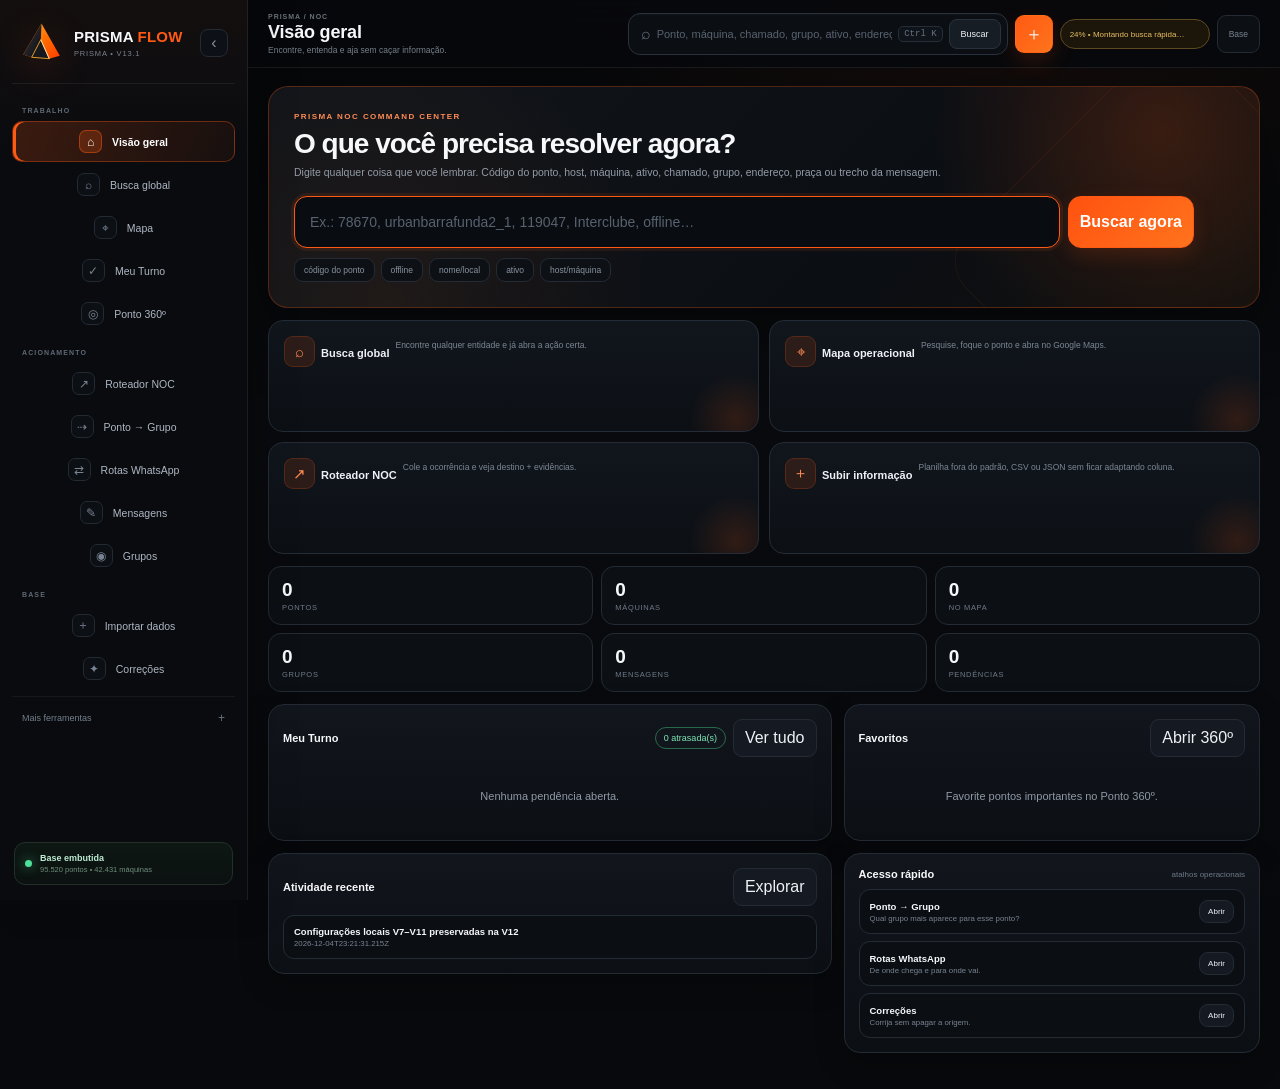
<file: index.html>
<!doctype html>
<html lang="pt-BR">
<head>
  <meta charset="utf-8">
  <meta name="viewport" content="width=device-width,initial-scale=1">
  <meta name="color-scheme" content="dark">
  <title>PRISMA V13.1</title>
  <link rel="stylesheet" href="./vendor/leaflet.css">
  <link rel="stylesheet" href="./styles.css">
  <link rel="stylesheet" href="./v13.css">
</head>
<body>
  <div id="bootError" class="boot-error hidden"></div>
  <div class="shell v13-shell">
    <aside class="sidebar v13-sidebar" id="sidebar">
      <div class="brand v13-brand">
        <div class="prisma-mark" aria-hidden="true">
          <svg viewBox="0 0 64 64" role="img">
            <defs>
              <linearGradient id="pg1" x1="0" y1="0" x2="1" y2="1">
                <stop offset="0" stop-color="#ffb22c"/>
                <stop offset=".55" stop-color="#ff6a00"/>
                <stop offset="1" stop-color="#ff3d00"/>
              </linearGradient>
              <linearGradient id="pg2" x1="0" y1="0" x2="1" y2="1">
                <stop offset="0" stop-color="#3a3a3f"/>
                <stop offset="1" stop-color="#090a0d"/>
              </linearGradient>
            </defs>
            <path d="M32 5 58 51 43 55 31 28 18 53 6 49Z" fill="url(#pg1)"/>
            <path d="M32 5 31 28 18 53 6 49Z" fill="url(#pg2)"/>
            <path d="M31 28 43 55 18 53Z" fill="#17181d" stroke="#ffb22c" stroke-width="1.2"/>
            <path d="M31 28 43 55" stroke="#fff4cf" stroke-width="1.3" opacity=".88"/>
          </svg>
        </div>
        <div class="brand-copy">
          <strong>PRISMA <b>FLOW</b></strong>
          <small>PRISMA • V13.1</small>
        </div>
        <button id="sidebarToggle" class="sidebar-toggle" title="Recolher menu">‹</button>
      </div>

      <nav class="nav-stack">
        <div class="nav-section">TRABALHO</div>
        <button class="nav active" data-page="home"><span class="nav-ico">⌂</span><span>Visão geral</span></button>
        <button class="nav" data-page="search"><span class="nav-ico">⌕</span><span>Busca global</span></button>
        <button class="nav" data-page="map"><span class="nav-ico">⌖</span><span>Mapa</span></button>
        <button class="nav" data-page="today"><span class="nav-ico">✓</span><span>Meu Turno</span></button>
        <button class="nav" data-page="flow360"><span class="nav-ico">◎</span><span>Ponto 360º</span></button>

        <div class="nav-section">ACIONAMENTO</div>
        <button class="nav" data-page="router"><span class="nav-ico">↗</span><span>Roteador NOC</span></button>
        <button class="nav" data-page="pointgroup"><span class="nav-ico">⇢</span><span>Ponto → Grupo</span></button>
        <button class="nav" data-page="routes"><span class="nav-ico">⇄</span><span>Rotas WhatsApp</span></button>
        <button class="nav" data-page="messages"><span class="nav-ico">✎</span><span>Mensagens</span></button>
        <button class="nav" data-page="groups"><span class="nav-ico">◉</span><span>Grupos</span></button>

        <div class="nav-section">BASE</div>
        <button class="nav" data-page="imports"><span class="nav-ico">＋</span><span>Importar dados</span></button>
        <button class="nav" data-page="corrections"><span class="nav-ico">✦</span><span>Correções</span></button>

        <details class="nav-more">
          <summary>Mais ferramentas</summary>
          <div class="nav-more-body">
            <button class="nav" data-page="explore"><span class="nav-ico">▦</span><span>Explorar base</span></button>
            <button class="nav" data-page="relations"><span class="nav-ico">⌘</span><span>Relações</span></button>
            <button class="nav" data-page="operations"><span class="nav-ico">↗</span><span>Operações</span></button>
            <button class="nav" data-page="health"><span class="nav-ico">♥</span><span>Saúde das bases</span></button>
            <button class="nav" data-page="local"><span class="nav-ico">●</span><span>Dados locais</span></button>
            <button class="nav" data-page="backup"><span class="nav-ico">⇩</span><span>Backup</span></button>
            <button class="nav" data-page="sources"><span class="nav-ico">◫</span><span>Fontes</span></button>
          </div>
        </details>
      </nav>

      <div class="side-spacer"></div>
      <div class="sidebar-status">
        <span class="status-dot"></span>
        <div><b>Base embutida</b><small>95.520 pontos • 42.431 máquinas</small></div>
      </div>
    </aside>

    <main class="main v13-main">
      <header class="topbar v13-topbar">
        <div class="page-heading">
          <span class="page-eyebrow">PRISMA / NOC</span>
          <h1 id="pageTitle">Visão geral</h1>
          <p id="pageSub">Encontre, entenda e aja sem caçar informação.</p>
        </div>
        <div class="top-actions v13-top-actions">
          <div class="top-search v13-top-search">
            <span class="search-glyph">⌕</span>
            <input id="topQuickSearch" autocomplete="off" placeholder="Ponto, máquina, chamado, grupo, ativo, endereço…">
            <span class="kbd">Ctrl K</span>
            <button id="topQuickSearchBtn" class="search-submit">Buscar</button>
          </div>
          <button id="quickAddBtn" class="quick-add">＋</button>
          <span id="baseStatus" class="status-pill warn">Carregando base…</span>
          <button id="connectBtn" class="base-switch" title="Trocar base manualmente">Base</button>
          <input id="folderInput" type="file" webkitdirectory multiple hidden>
        </div>
      </header>

      <section id="page-home" class="page active"></section>
      <section id="page-search" class="page"></section>
      <section id="page-explore" class="page"></section>
      <section id="page-today" class="page"></section>
      <section id="page-flow360" class="page"></section>
      <section id="page-map" class="page"></section>
      <section id="page-pointgroup" class="page"></section>
      <section id="page-router" class="page"></section>
      <section id="page-routes" class="page"></section>
      <section id="page-groups" class="page"></section>
      <section id="page-messages" class="page"></section>
      <section id="page-relations" class="page"></section>
      <section id="page-imports" class="page"></section>
      <section id="page-corrections" class="page"></section>
      <section id="page-health" class="page"></section>
      <section id="page-operations" class="page"></section>
      <section id="page-local" class="page"></section>
      <section id="page-backup" class="page"></section>
      <section id="page-sources" class="page"></section>
    </main>
  </div>

  <div id="drawerBack" class="drawer-back hidden">
    <aside id="drawer" class="drawer"><button id="drawerClose" class="icon-btn">✕</button><div id="drawerBody"></div></aside>
  </div>
  <div id="modalBack" class="modal-back hidden"><div id="modal" class="modal"></div></div>
  <div id="toast" class="toast"></div>

  <script src="./vendor/xlsx.full.min.js"></script>
  <script src="./vendor/leaflet.js"></script>
  <script src="./db.js"></script>
  <script src="./legacy.js"></script>
  <script src="./core.js"></script>
  <script src="./auto_loader.js"></script>
  <script src="./importer.js"></script>
  <script src="./map.js"></script>
  <script src="./routes.js"></script>
  <script src="./groups.js"></script>
  <script src="./router_noc.js"></script>
  <script src="./messages.js"></script>
  <script src="./flow.js"></script>
  <script src="./explore.js"></script>
  <script src="./access.js"></script>
  <script src="./app.js"></script>
  <script src="./v13.js"></script>
</body>
</html>
</file>
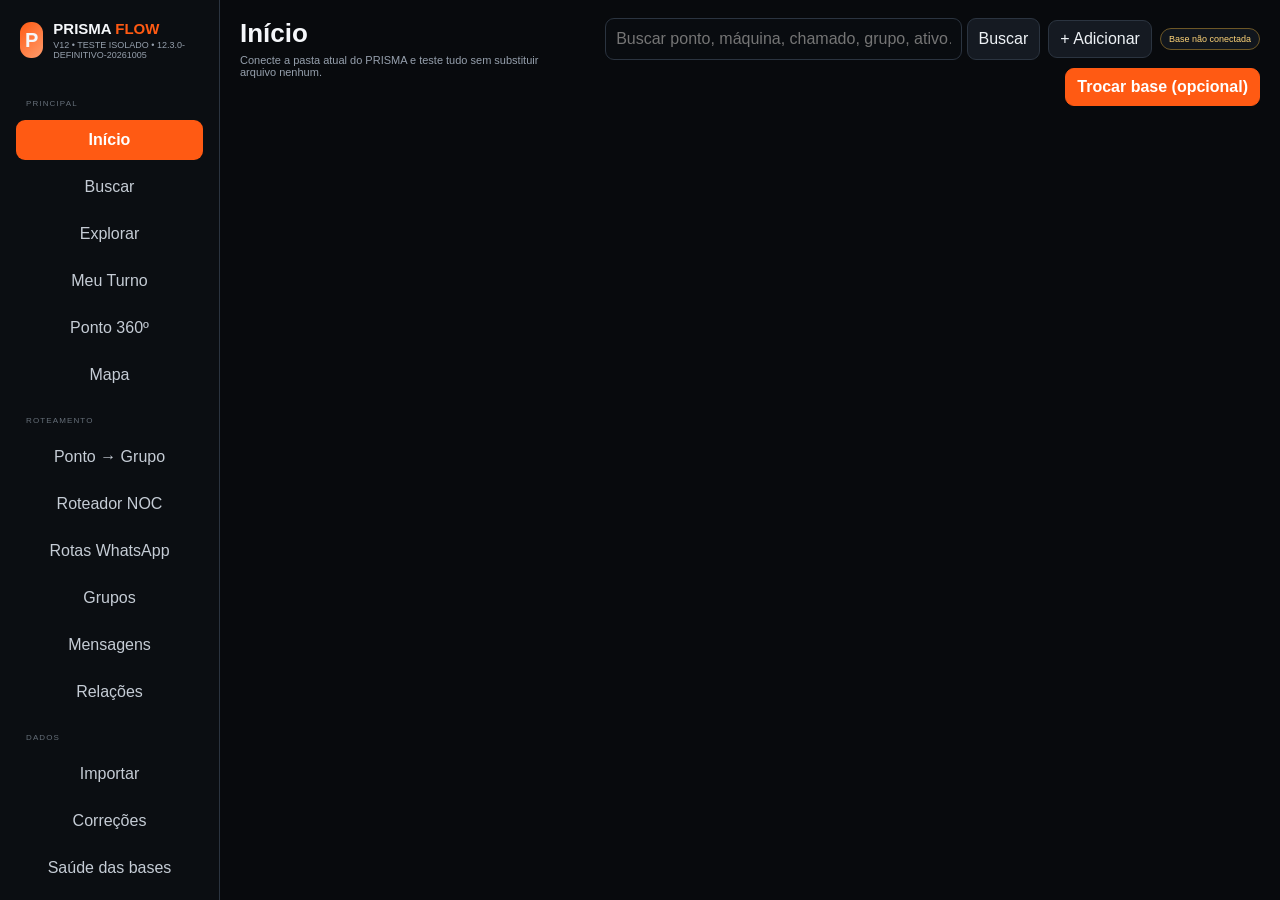
<file: prisma-flow-v12-test/index.html>
<!doctype html>
<html lang="pt-BR">
<head>
  <meta charset="utf-8">
  <meta name="viewport" content="width=device-width,initial-scale=1">
  <title>PRISMA FLOW V12 • TESTE ISOLADO</title>
  <link rel="stylesheet" href="./vendor/leaflet.css">
  <link rel="stylesheet" href="./styles.css?v=12.3.0-DEFINITIVO-20261005">
</head>
<body>
  <div id="bootError" class="boot-error hidden"></div>
  <div class="shell">
    <aside class="sidebar">
      <div class="brand">
        <div class="brand-mark">P</div>
        <div><strong>PRISMA <b>FLOW</b></strong><small>V12 • TESTE ISOLADO • 12.3.0-DEFINITIVO-20261005</small></div>
      </div>

      <div class="nav-section">PRINCIPAL</div>
      <button class="nav active" data-page="home">Início</button>
      <button class="nav" data-page="search">Buscar</button>
      <button class="nav" data-page="explore">Explorar</button>
      <button class="nav" data-page="today">Meu Turno</button>
      <button class="nav" data-page="flow360">Ponto 360º</button>
      <button class="nav" data-page="map">Mapa</button>

      <div class="nav-section">ROTEAMENTO</div>
      <button class="nav" data-page="pointgroup">Ponto → Grupo</button>
      <button class="nav" data-page="router">Roteador NOC</button>
      <button class="nav" data-page="routes">Rotas WhatsApp</button>
      <button class="nav" data-page="groups">Grupos</button>
      <button class="nav" data-page="messages">Mensagens</button>
      <button class="nav" data-page="relations">Relações</button>

      <div class="nav-section">DADOS</div>
      <button class="nav" data-page="imports">Importar</button>
      <button class="nav" data-page="corrections">Correções</button>
      <button class="nav" data-page="health">Saúde das bases</button>
      <button class="nav" data-page="operations">Operações</button>
      <button class="nav" data-page="local">Dados locais</button>
      <button class="nav" data-page="backup">Backup</button>
      <button class="nav" data-page="sources">Fontes</button>

      <div class="side-spacer"></div>
      <div class="safe-box"><b>Modo seguro</b><span>A V12 não altera sua pasta V11.</span></div>
    </aside>

    <main class="main">
      <header class="topbar">
        <div><h1 id="pageTitle">Início</h1><p id="pageSub">Conecte a pasta atual do PRISMA e teste tudo sem substituir arquivo nenhum.</p></div>
        <div class="top-actions">
          <div class="top-search"><input id="topQuickSearch" placeholder="Buscar ponto, máquina, chamado, grupo, ativo…"><button id="topQuickSearchBtn">Buscar</button></div>
          <button id="quickAddBtn">+ Adicionar</button>
          <span id="baseStatus" class="status-pill warn">Base não conectada</span>
          <button id="connectBtn" class="primary">Trocar base (opcional)</button>
          <input id="folderInput" type="file" webkitdirectory multiple hidden>
        </div>
      </header>

      <section id="page-home" class="page active"></section>
      <section id="page-search" class="page"></section>
      <section id="page-explore" class="page"></section>
      <section id="page-today" class="page"></section>
      <section id="page-flow360" class="page"></section>
      <section id="page-map" class="page"></section>
      <section id="page-pointgroup" class="page"></section>
      <section id="page-router" class="page"></section>
      <section id="page-routes" class="page"></section>
      <section id="page-groups" class="page"></section>
      <section id="page-messages" class="page"></section>
      <section id="page-relations" class="page"></section>
      <section id="page-imports" class="page"></section>
      <section id="page-corrections" class="page"></section>
      <section id="page-health" class="page"></section>
      <section id="page-operations" class="page"></section>
      <section id="page-local" class="page"></section>
      <section id="page-backup" class="page"></section>
      <section id="page-sources" class="page"></section>
    </main>
  </div>

  <div id="drawerBack" class="drawer-back hidden">
    <aside id="drawer" class="drawer"><button id="drawerClose" class="icon-btn">✕</button><div id="drawerBody"></div></aside>
  </div>
  <div id="modalBack" class="modal-back hidden"><div id="modal" class="modal"></div></div>
  <div id="toast" class="toast"></div>

  <script src="./vendor/xlsx.full.min.js"></script>
  <script src="./vendor/leaflet.js"></script>

  <script src="./db.js?v=12.3.0-DEFINITIVO-20261005"></script>
  <script src="./legacy.js?v=12.3.0-DEFINITIVO-20261005"></script>
  <script src="./core.js?v=12.3.0-DEFINITIVO-20261005"></script>
  <script src="./auto_loader.js?v=12.3.0-DEFINITIVO-20261005"></script>
  <script src="./importer.js?v=12.3.0-DEFINITIVO-20261005"></script>
  <script src="./map.js?v=12.3.0-DEFINITIVO-20261005"></script>
  <script src="./routes.js?v=12.3.0-DEFINITIVO-20261005"></script>
  <script src="./groups.js?v=12.3.0-DEFINITIVO-20261005"></script>
  <script src="./router_noc.js?v=12.3.0-DEFINITIVO-20261005"></script>
  <script src="./messages.js?v=12.3.0-DEFINITIVO-20261005"></script>
  <script src="./flow.js?v=12.3.0-DEFINITIVO-20261005"></script>
  <script src="./explore.js?v=12.3.0-DEFINITIVO-20261005"></script>
  <script src="./access.js?v=12.3.0-DEFINITIVO-20261005"></script>
  <script src="./app.js?v=12.3.0-DEFINITIVO-20261005"></script>
</body>
</html>
</file>
<file: vendor/leaflet.css>
/* required styles */

.leaflet-pane,
.leaflet-tile,
.leaflet-marker-icon,
.leaflet-marker-shadow,
.leaflet-tile-container,
.leaflet-pane > svg,
.leaflet-pane > canvas,
.leaflet-zoom-box,
.leaflet-image-layer,
.leaflet-layer {
	position: absolute;
	left: 0;
	top: 0;
	}
.leaflet-container {
	overflow: hidden;
	}
.leaflet-tile,
.leaflet-marker-icon,
.leaflet-marker-shadow {
	-webkit-user-select: none;
	   -moz-user-select: none;
	        user-select: none;
	  -webkit-user-drag: none;
	}
/* Prevents IE11 from highlighting tiles in blue */
.leaflet-tile::selection {
	background: transparent;
}
/* Safari renders non-retina tile on retina better with this, but Chrome is worse */
.leaflet-safari .leaflet-tile {
	image-rendering: -webkit-optimize-contrast;
	}
/* hack that prevents hw layers "stretching" when loading new tiles */
.leaflet-safari .leaflet-tile-container {
	width: 1600px;
	height: 1600px;
	-webkit-transform-origin: 0 0;
	}
.leaflet-marker-icon,
.leaflet-marker-shadow {
	display: block;
	}
/* .leaflet-container svg: reset svg max-width decleration shipped in Joomla! (joomla.org) 3.x */
/* .leaflet-container img: map is broken in FF if you have max-width: 100% on tiles */
.leaflet-container .leaflet-overlay-pane svg {
	max-width: none !important;
	max-height: none !important;
	}
.leaflet-container .leaflet-marker-pane img,
.leaflet-container .leaflet-shadow-pane img,
.leaflet-container .leaflet-tile-pane img,
.leaflet-container img.leaflet-image-layer,
.leaflet-container .leaflet-tile {
	max-width: none !important;
	max-height: none !important;
	width: auto;
	padding: 0;
	}

.leaflet-container img.leaflet-tile {
	/* See: https://bugs.chromium.org/p/chromium/issues/detail?id=600120 */
	mix-blend-mode: plus-lighter;
}

.leaflet-container.leaflet-touch-zoom {
	-ms-touch-action: pan-x pan-y;
	touch-action: pan-x pan-y;
	}
.leaflet-container.leaflet-touch-drag {
	-ms-touch-action: pinch-zoom;
	/* Fallback for FF which doesn't support pinch-zoom */
	touch-action: none;
	touch-action: pinch-zoom;
}
.leaflet-container.leaflet-touch-drag.leaflet-touch-zoom {
	-ms-touch-action: none;
	touch-action: none;
}
.leaflet-container {
	-webkit-tap-highlight-color: transparent;
}
.leaflet-container a {
	-webkit-tap-highlight-color: rgba(51, 181, 229, 0.4);
}
.leaflet-tile {
	filter: inherit;
	visibility: hidden;
	}
.leaflet-tile-loaded {
	visibility: inherit;
	}
.leaflet-zoom-box {
	width: 0;
	height: 0;
	-moz-box-sizing: border-box;
	     box-sizing: border-box;
	z-index: 800;
	}
/* workaround for https://bugzilla.mozilla.org/show_bug.cgi?id=888319 */
.leaflet-overlay-pane svg {
	-moz-user-select: none;
	}

.leaflet-pane         { z-index: 400; }

.leaflet-tile-pane    { z-index: 200; }
.leaflet-overlay-pane { z-index: 400; }
.leaflet-shadow-pane  { z-index: 500; }
.leaflet-marker-pane  { z-index: 600; }
.leaflet-tooltip-pane   { z-index: 650; }
.leaflet-popup-pane   { z-index: 700; }

.leaflet-map-pane canvas { z-index: 100; }
.leaflet-map-pane svg    { z-index: 200; }

.leaflet-vml-shape {
	width: 1px;
	height: 1px;
	}
.lvml {
	behavior: url(#default#VML);
	display: inline-block;
	position: absolute;
	}


/* control positioning */

.leaflet-control {
	position: relative;
	z-index: 800;
	pointer-events: visiblePainted; /* IE 9-10 doesn't have auto */
	pointer-events: auto;
	}
.leaflet-top,
.leaflet-bottom {
	position: absolute;
	z-index: 1000;
	pointer-events: none;
	}
.leaflet-top {
	top: 0;
	}
.leaflet-right {
	right: 0;
	}
.leaflet-bottom {
	bottom: 0;
	}
.leaflet-left {
	left: 0;
	}
.leaflet-control {
	float: left;
	clear: both;
	}
.leaflet-right .leaflet-control {
	float: right;
	}
.leaflet-top .leaflet-control {
	margin-top: 10px;
	}
.leaflet-bottom .leaflet-control {
	margin-bottom: 10px;
	}
.leaflet-left .leaflet-control {
	margin-left: 10px;
	}
.leaflet-right .leaflet-control {
	margin-right: 10px;
	}


/* zoom and fade animations */

.leaflet-fade-anim .leaflet-popup {
	opacity: 0;
	-webkit-transition: opacity 0.2s linear;
	   -moz-transition: opacity 0.2s linear;
	        transition: opacity 0.2s linear;
	}
.leaflet-fade-anim .leaflet-map-pane .leaflet-popup {
	opacity: 1;
	}
.leaflet-zoom-animated {
	-webkit-transform-origin: 0 0;
	    -ms-transform-origin: 0 0;
	        transform-origin: 0 0;
	}
svg.leaflet-zoom-animated {
	will-change: transform;
}

.leaflet-zoom-anim .leaflet-zoom-animated {
	-webkit-transition: -webkit-transform 0.25s cubic-bezier(0,0,0.25,1);
	   -moz-transition:    -moz-transform 0.25s cubic-bezier(0,0,0.25,1);
	        transition:         transform 0.25s cubic-bezier(0,0,0.25,1);
	}
.leaflet-zoom-anim .leaflet-tile,
.leaflet-pan-anim .leaflet-tile {
	-webkit-transition: none;
	   -moz-transition: none;
	        transition: none;
	}

.leaflet-zoom-anim .leaflet-zoom-hide {
	visibility: hidden;
	}


/* cursors */

.leaflet-interactive {
	cursor: pointer;
	}
.leaflet-grab {
	cursor: -webkit-grab;
	cursor:    -moz-grab;
	cursor:         grab;
	}
.leaflet-crosshair,
.leaflet-crosshair .leaflet-interactive {
	cursor: crosshair;
	}
.leaflet-popup-pane,
.leaflet-control {
	cursor: auto;
	}
.leaflet-dragging .leaflet-grab,
.leaflet-dragging .leaflet-grab .leaflet-interactive,
.leaflet-dragging .leaflet-marker-draggable {
	cursor: move;
	cursor: -webkit-grabbing;
	cursor:    -moz-grabbing;
	cursor:         grabbing;
	}

/* marker & overlays interactivity */
.leaflet-marker-icon,
.leaflet-marker-shadow,
.leaflet-image-layer,
.leaflet-pane > svg path,
.leaflet-tile-container {
	pointer-events: none;
	}

.leaflet-marker-icon.leaflet-interactive,
.leaflet-image-layer.leaflet-interactive,
.leaflet-pane > svg path.leaflet-interactive,
svg.leaflet-image-layer.leaflet-interactive path {
	pointer-events: visiblePainted; /* IE 9-10 doesn't have auto */
	pointer-events: auto;
	}

/* visual tweaks */

.leaflet-container {
	background: #ddd;
	outline-offset: 1px;
	}
.leaflet-container a {
	color: #0078A8;
	}
.leaflet-zoom-box {
	border: 2px dotted #38f;
	background: rgba(255,255,255,0.5);
	}


/* general typography */
.leaflet-container {
	font-family: "Helvetica Neue", Arial, Helvetica, sans-serif;
	font-size: 12px;
	font-size: 0.75rem;
	line-height: 1.5;
	}


/* general toolbar styles */

.leaflet-bar {
	box-shadow: 0 1px 5px rgba(0,0,0,0.65);
	border-radius: 4px;
	}
.leaflet-bar a {
	background-color: #fff;
	border-bottom: 1px solid #ccc;
	width: 26px;
	height: 26px;
	line-height: 26px;
	display: block;
	text-align: center;
	text-decoration: none;
	color: black;
	}
.leaflet-bar a,
.leaflet-control-layers-toggle {
	background-position: 50% 50%;
	background-repeat: no-repeat;
	display: block;
	}
.leaflet-bar a:hover,
.leaflet-bar a:focus {
	background-color: #f4f4f4;
	}
.leaflet-bar a:first-child {
	border-top-left-radius: 4px;
	border-top-right-radius: 4px;
	}
.leaflet-bar a:last-child {
	border-bottom-left-radius: 4px;
	border-bottom-right-radius: 4px;
	border-bottom: none;
	}
.leaflet-bar a.leaflet-disabled {
	cursor: default;
	background-color: #f4f4f4;
	color: #bbb;
	}

.leaflet-touch .leaflet-bar a {
	width: 30px;
	height: 30px;
	line-height: 30px;
	}
.leaflet-touch .leaflet-bar a:first-child {
	border-top-left-radius: 2px;
	border-top-right-radius: 2px;
	}
.leaflet-touch .leaflet-bar a:last-child {
	border-bottom-left-radius: 2px;
	border-bottom-right-radius: 2px;
	}

/* zoom control */

.leaflet-control-zoom-in,
.leaflet-control-zoom-out {
	font: bold 18px 'Lucida Console', Monaco, monospace;
	text-indent: 1px;
	}

.leaflet-touch .leaflet-control-zoom-in, .leaflet-touch .leaflet-control-zoom-out  {
	font-size: 22px;
	}


/* layers control */

.leaflet-control-layers {
	box-shadow: 0 1px 5px rgba(0,0,0,0.4);
	background: #fff;
	border-radius: 5px;
	}
.leaflet-control-layers-toggle {
	background-image: url(images/layers.png);
	width: 36px;
	height: 36px;
	}
.leaflet-retina .leaflet-control-layers-toggle {
	background-image: url(images/layers-2x.png);
	background-size: 26px 26px;
	}
.leaflet-touch .leaflet-control-layers-toggle {
	width: 44px;
	height: 44px;
	}
.leaflet-control-layers .leaflet-control-layers-list,
.leaflet-control-layers-expanded .leaflet-control-layers-toggle {
	display: none;
	}
.leaflet-control-layers-expanded .leaflet-control-layers-list {
	display: block;
	position: relative;
	}
.leaflet-control-layers-expanded {
	padding: 6px 10px 6px 6px;
	color: #333;
	background: #fff;
	}
.leaflet-control-layers-scrollbar {
	overflow-y: scroll;
	overflow-x: hidden;
	padding-right: 5px;
	}
.leaflet-control-layers-selector {
	margin-top: 2px;
	position: relative;
	top: 1px;
	}
.leaflet-control-layers label {
	display: block;
	font-size: 13px;
	font-size: 1.08333em;
	}
.leaflet-control-layers-separator {
	height: 0;
	border-top: 1px solid #ddd;
	margin: 5px -10px 5px -6px;
	}

/* Default icon URLs */
.leaflet-default-icon-path { /* used only in path-guessing heuristic, see L.Icon.Default */
	background-image: url(images/marker-icon.png);
	}


/* attribution and scale controls */

.leaflet-container .leaflet-control-attribution {
	background: #fff;
	background: rgba(255, 255, 255, 0.8);
	margin: 0;
	}
.leaflet-control-attribution,
.leaflet-control-scale-line {
	padding: 0 5px;
	color: #333;
	line-height: 1.4;
	}
.leaflet-control-attribution a {
	text-decoration: none;
	}
.leaflet-control-attribution a:hover,
.leaflet-control-attribution a:focus {
	text-decoration: underline;
	}
.leaflet-attribution-flag {
	display: inline !important;
	vertical-align: baseline !important;
	width: 1em;
	height: 0.6669em;
	}
.leaflet-left .leaflet-control-scale {
	margin-left: 5px;
	}
.leaflet-bottom .leaflet-control-scale {
	margin-bottom: 5px;
	}
.leaflet-control-scale-line {
	border: 2px solid #777;
	border-top: none;
	line-height: 1.1;
	padding: 2px 5px 1px;
	white-space: nowrap;
	-moz-box-sizing: border-box;
	     box-sizing: border-box;
	background: rgba(255, 255, 255, 0.8);
	text-shadow: 1px 1px #fff;
	}
.leaflet-control-scale-line:not(:first-child) {
	border-top: 2px solid #777;
	border-bottom: none;
	margin-top: -2px;
	}
.leaflet-control-scale-line:not(:first-child):not(:last-child) {
	border-bottom: 2px solid #777;
	}

.leaflet-touch .leaflet-control-attribution,
.leaflet-touch .leaflet-control-layers,
.leaflet-touch .leaflet-bar {
	box-shadow: none;
	}
.leaflet-touch .leaflet-control-layers,
.leaflet-touch .leaflet-bar {
	border: 2px solid rgba(0,0,0,0.2);
	background-clip: padding-box;
	}


/* popup */

.leaflet-popup {
	position: absolute;
	text-align: center;
	margin-bottom: 20px;
	}
.leaflet-popup-content-wrapper {
	padding: 1px;
	text-align: left;
	border-radius: 12px;
	}
.leaflet-popup-content {
	margin: 13px 24px 13px 20px;
	line-height: 1.3;
	font-size: 13px;
	font-size: 1.08333em;
	min-height: 1px;
	}
.leaflet-popup-content p {
	margin: 17px 0;
	margin: 1.3em 0;
	}
.leaflet-popup-tip-container {
	width: 40px;
	height: 20px;
	position: absolute;
	left: 50%;
	margin-top: -1px;
	margin-left: -20px;
	overflow: hidden;
	pointer-events: none;
	}
.leaflet-popup-tip {
	width: 17px;
	height: 17px;
	padding: 1px;

	margin: -10px auto 0;
	pointer-events: auto;

	-webkit-transform: rotate(45deg);
	   -moz-transform: rotate(45deg);
	    -ms-transform: rotate(45deg);
	        transform: rotate(45deg);
	}
.leaflet-popup-content-wrapper,
.leaflet-popup-tip {
	background: white;
	color: #333;
	box-shadow: 0 3px 14px rgba(0,0,0,0.4);
	}
.leaflet-container a.leaflet-popup-close-button {
	position: absolute;
	top: 0;
	right: 0;
	border: none;
	text-align: center;
	width: 24px;
	height: 24px;
	font: 16px/24px Tahoma, Verdana, sans-serif;
	color: #757575;
	text-decoration: none;
	background: transparent;
	}
.leaflet-container a.leaflet-popup-close-button:hover,
.leaflet-container a.leaflet-popup-close-button:focus {
	color: #585858;
	}
.leaflet-popup-scrolled {
	overflow: auto;
	}

.leaflet-oldie .leaflet-popup-content-wrapper {
	-ms-zoom: 1;
	}
.leaflet-oldie .leaflet-popup-tip {
	width: 24px;
	margin: 0 auto;

	-ms-filter: "progid:DXImageTransform.Microsoft.Matrix(M11=0.70710678, M12=0.70710678, M21=-0.70710678, M22=0.70710678)";
	filter: progid:DXImageTransform.Microsoft.Matrix(M11=0.70710678, M12=0.70710678, M21=-0.70710678, M22=0.70710678);
	}

.leaflet-oldie .leaflet-control-zoom,
.leaflet-oldie .leaflet-control-layers,
.leaflet-oldie .leaflet-popup-content-wrapper,
.leaflet-oldie .leaflet-popup-tip {
	border: 1px solid #999;
	}


/* div icon */

.leaflet-div-icon {
	background: #fff;
	border: 1px solid #666;
	}


/* Tooltip */
/* Base styles for the element that has a tooltip */
.leaflet-tooltip {
	position: absolute;
	padding: 6px;
	background-color: #fff;
	border: 1px solid #fff;
	border-radius: 3px;
	color: #222;
	white-space: nowrap;
	-webkit-user-select: none;
	-moz-user-select: none;
	-ms-user-select: none;
	user-select: none;
	pointer-events: none;
	box-shadow: 0 1px 3px rgba(0,0,0,0.4);
	}
.leaflet-tooltip.leaflet-interactive {
	cursor: pointer;
	pointer-events: auto;
	}
.leaflet-tooltip-top:before,
.leaflet-tooltip-bottom:before,
.leaflet-tooltip-left:before,
.leaflet-tooltip-right:before {
	position: absolute;
	pointer-events: none;
	border: 6px solid transparent;
	background: transparent;
	content: "";
	}

/* Directions */

.leaflet-tooltip-bottom {
	margin-top: 6px;
}
.leaflet-tooltip-top {
	margin-top: -6px;
}
.leaflet-tooltip-bottom:before,
.leaflet-tooltip-top:before {
	left: 50%;
	margin-left: -6px;
	}
.leaflet-tooltip-top:before {
	bottom: 0;
	margin-bottom: -12px;
	border-top-color: #fff;
	}
.leaflet-tooltip-bottom:before {
	top: 0;
	margin-top: -12px;
	margin-left: -6px;
	border-bottom-color: #fff;
	}
.leaflet-tooltip-left {
	margin-left: -6px;
}
.leaflet-tooltip-right {
	margin-left: 6px;
}
.leaflet-tooltip-left:before,
.leaflet-tooltip-right:before {
	top: 50%;
	margin-top: -6px;
	}
.leaflet-tooltip-left:before {
	right: 0;
	margin-right: -12px;
	border-left-color: #fff;
	}
.leaflet-tooltip-right:before {
	left: 0;
	margin-left: -12px;
	border-right-color: #fff;
	}

/* Printing */

@media print {
	/* Prevent printers from removing background-images of controls. */
	.leaflet-control {
		-webkit-print-color-adjust: exact;
		print-color-adjust: exact;
		}
	}
</file>
<file: styles.css>
:root{
  --bg:#080a0d;--panel:#10141a;--panel2:#161b22;--panel3:#1d2430;--line:#2b3440;
  --text:#f5f7fa;--muted:#96a0ad;--orange:#ff5a13;--orange2:#ff7b40;
  --green:#40d88a;--yellow:#ffc857;--red:#ff6b74;--blue:#72b8ff;--purple:#b794f6;
  --shadow:0 18px 45px rgba(0,0,0,.35);--radius:14px
}
*{box-sizing:border-box}
html,body{margin:0;min-height:100%;background:var(--bg);color:var(--text);font-family:Inter,Segoe UI,Arial,sans-serif}
button,input,select,textarea{font:inherit}
button{cursor:pointer}
.shell{display:grid;grid-template-columns:220px 1fr;min-height:100vh}
.sidebar{position:sticky;top:0;height:100vh;background:#0b0e12;border-right:1px solid var(--line);padding:16px;display:flex;flex-direction:column;gap:7px}
.brand{display:flex;align-items:center;gap:10px;padding:4px 4px 18px}
.brand-mark{width:36px;height:36px;border-radius:11px;display:grid;place-items:center;background:linear-gradient(135deg,var(--orange),#ff9c6c);font-weight:900;font-size:20px}
.brand strong{font-size:15px}.brand b{color:var(--orange)}.brand small{display:block;color:var(--muted);font-size:9px;margin-top:2px}
.nav{width:100%;border:1px solid transparent;background:transparent;color:#c5ccd5;text-align:left;border-radius:9px;padding:10px 11px}
.nav:hover{background:#141922}.nav.active{background:var(--orange);color:#fff;font-weight:800}
.side-spacer{flex:1}
.safe-box{border:1px solid #245b43;background:#0d1a15;border-radius:10px;padding:10px}
.safe-box b{display:block;color:#77e4af;font-size:10px}.safe-box span{display:block;color:#9ab7aa;font-size:9px;line-height:1.45;margin-top:4px}
.main{min-width:0;padding:18px 20px 40px}
.topbar{display:flex;justify-content:space-between;gap:18px;align-items:flex-start;margin-bottom:16px}
.topbar h1{margin:0;font-size:26px}.topbar p{margin:5px 0 0;color:var(--muted);font-size:11px}
.top-actions{display:flex;align-items:center;gap:8px;flex-wrap:wrap;justify-content:flex-end}
button,.btn{border:1px solid var(--line);background:#151a22;color:#eef2f6;border-radius:9px;padding:9px 11px;text-decoration:none;display:inline-flex;align-items:center;justify-content:center;gap:6px}
button:hover,.btn:hover{border-color:#566273}
button.primary,.btn.primary{background:var(--orange);border-color:var(--orange);color:white;font-weight:800}
button.danger{border-color:#6b3036;color:#ff9ca2;background:#1b0e10}
.status-pill,.chip{display:inline-flex;align-items:center;border:1px solid var(--line);border-radius:999px;padding:5px 8px;font-size:9px;color:#cbd2da;background:#11161d}
.status-pill.ok,.chip.ok{border-color:#29694b;color:#7ee7b4}.status-pill.warn,.chip.warn{border-color:#6d5726;color:#ffd478}.chip.bad{border-color:#75353b;color:#ff9ba1}.chip.blue{border-color:#315d7a;color:#9bd4ff}.chip.orange{border-color:#6d351f;color:#ff9f75}
.page{display:none}.page.active{display:block}
.card{border:1px solid var(--line);background:var(--panel);border-radius:var(--radius);box-shadow:var(--shadow)}
.card-head{padding:12px 14px;border-bottom:1px solid var(--line);display:flex;justify-content:space-between;gap:10px;align-items:center}
.card-head h3{margin:0;font-size:13px}.card-head small{color:var(--muted)}
.card-body{padding:14px}
.hero{padding:18px;background:linear-gradient(180deg,#16110e,#0f1217);border:1px solid #60311d;border-radius:var(--radius);margin-bottom:12px}
.hero h2{margin:0;font-size:22px}.hero h2 b{color:var(--orange)}.hero p{margin:6px 0 0;color:#adb5bf;font-size:11px;line-height:1.5}
.grid2{display:grid;grid-template-columns:repeat(2,minmax(0,1fr));gap:12px}.grid3{display:grid;grid-template-columns:repeat(3,minmax(0,1fr));gap:12px}.grid4{display:grid;grid-template-columns:repeat(4,minmax(0,1fr));gap:10px}
.stat{padding:14px}.stat b{display:block;font-size:23px}.stat span{display:block;color:var(--muted);font-size:10px;margin-top:3px}
.actions{display:flex;gap:7px;flex-wrap:wrap;align-items:center}
input,select,textarea{width:100%;background:#090c10;color:var(--text);border:1px solid var(--line);border-radius:9px;outline:none}
input,select{height:42px;padding:0 10px}textarea{padding:10px;min-height:110px;resize:vertical}
input:focus,select:focus,textarea:focus{border-color:var(--orange);box-shadow:0 0 0 3px rgba(255,90,19,.1)}
.search-shell{position:sticky;top:8px;z-index:40;padding:12px;margin-bottom:12px}
.search-row{display:grid;grid-template-columns:minmax(260px,1fr) 150px 110px;gap:8px}
.search-row input{font-size:15px}
.result-section{margin-top:10px}.result-list{display:flex;flex-direction:column;gap:7px;padding:10px}
.result{display:grid;grid-template-columns:minmax(0,1fr) auto;gap:10px;border:1px solid var(--line);background:#0d1117;border-radius:10px;padding:10px}
.result strong{font-size:12px}.result small{display:block;color:var(--muted);font-size:9px;margin-top:3px;line-height:1.45}
.result .meta{display:flex;gap:5px;flex-wrap:wrap;margin-top:7px}
.empty{padding:24px;text-align:center;color:var(--muted);font-size:11px}
.drawer-back,.modal-back{position:fixed;inset:0;background:rgba(0,0,0,.62);z-index:900}
.drawer-back.hidden,.modal-back.hidden,.hidden{display:none!important}
.drawer{position:absolute;right:0;top:0;bottom:0;width:min(760px,94vw);background:#0c1015;border-left:1px solid var(--line);overflow:auto;padding:22px}
.icon-btn{position:sticky;top:0;float:right;z-index:2;padding:7px 10px}
.drawer h2{margin:0 40px 5px 0}.drawer .sub{color:var(--muted);font-size:10px}
.field-grid{display:grid;grid-template-columns:repeat(2,minmax(0,1fr));gap:8px;margin-top:10px}
.field{border:1px solid var(--line);background:#10151c;border-radius:9px;padding:9px}.field label{display:block;color:#77818d;font-size:8px;text-transform:uppercase;letter-spacing:.08em}.field div{margin-top:4px;font-size:11px;word-break:break-word}
.section-title{margin:18px 0 7px;color:#ff9868;font-size:10px;text-transform:uppercase;letter-spacing:.08em}
.modal{position:absolute;left:50%;top:50%;transform:translate(-50%,-50%);width:min(720px,94vw);max-height:88vh;overflow:auto;background:#0e1319;border:1px solid var(--line);border-radius:15px;padding:18px;box-shadow:var(--shadow)}
.toast{position:fixed;right:18px;bottom:18px;z-index:1200;background:#171d25;border:1px solid var(--line);border-radius:9px;padding:10px 12px;opacity:0;transform:translateY(10px);pointer-events:none;transition:.18s;font-size:10px}
.toast.show{opacity:1;transform:none}
.import-drop{border:1px dashed #4b5664;background:#0b0f14;border-radius:12px;padding:22px;text-align:center}
.mapping-table{width:100%;border-collapse:collapse;font-size:10px}.mapping-table th,.mapping-table td{border-bottom:1px solid var(--line);padding:8px;text-align:left;vertical-align:middle}.mapping-table th{color:#8b95a1}
.audit-row{border:1px solid var(--line);background:#0d1117;border-radius:9px;padding:9px;margin-bottom:7px}.audit-row small{display:block;color:var(--muted);font-size:9px;margin-top:4px}
.map-wrap{height:calc(100vh - 150px);min-height:520px;border:1px solid var(--line);border-radius:12px;overflow:hidden;background:#0b0f14}
#mapCanvas{width:100%;height:100%}.map-toolbar{display:flex;gap:8px;align-items:center;margin-bottom:9px;flex-wrap:wrap}.map-toolbar input{max-width:390px}
.boot-error{position:fixed;inset:10px;z-index:3000;background:#2a1114;border:1px solid #7f333b;padding:16px;border-radius:12px;color:#ffc1c5}
.source-row{display:flex;justify-content:space-between;gap:10px;align-items:center;border:1px solid var(--line);border-radius:9px;padding:10px;margin-bottom:7px}
.source-row small{display:block;color:var(--muted);margin-top:3px;font-size:9px}
.kbd{font-family:Consolas,monospace;border:1px solid var(--line);background:#090c10;border-radius:5px;padding:2px 5px;font-size:9px}
@media(max-width:900px){.shell{grid-template-columns:1fr}.sidebar{position:relative;height:auto;display:grid;grid-template-columns:repeat(3,1fr)}.brand,.safe-box,.side-spacer{grid-column:1/-1}.topbar{flex-direction:column}.top-actions{justify-content:flex-start}.grid2,.grid3,.grid4,.field-grid{grid-template-columns:1fr}.search-row{grid-template-columns:1fr}.map-wrap{height:65vh}}

.route-center{display:grid;grid-template-columns:minmax(0,1fr) 280px minmax(0,1fr);gap:12px;align-items:start;margin-top:12px}
.route-selected{border-color:#6a341d}
.route-list{display:flex;flex-direction:column;gap:7px}
.route-row{width:100%;display:flex;justify-content:space-between;gap:12px;align-items:center;text-align:left;background:#101419;border:1px solid #2e343c;border-radius:10px;padding:10px}
.route-row:hover{border-color:#ff5a13}
.route-row span:first-child{min-width:0}
.route-row b{display:block;font-size:11px;white-space:nowrap;overflow:hidden;text-overflow:ellipsis}
.route-row small{display:block;color:var(--muted);font-size:8.5px;margin-top:3px;line-height:1.35}
.route-row>span:last-child{text-align:right;flex:0 0 auto}
@media(max-width:1100px){.route-center{grid-template-columns:1fr}.route-selected{order:-1}}

/* V12 restored operational modules */
.nav-section{font-size:8px;letter-spacing:.14em;color:#666f79;margin:14px 10px 5px;text-transform:uppercase}
.muted{color:var(--muted);font-size:10px;line-height:1.45}
.tabs{display:flex;gap:6px;flex-wrap:wrap;margin:10px 0 12px}
.tabs button.active{background:var(--orange);border-color:var(--orange);color:#fff}
.group-grid{display:grid;grid-template-columns:repeat(2,minmax(0,1fr));gap:8px;margin-top:12px}
.group-card,.relation-row,.timeline-row{width:100%;display:flex;justify-content:space-between;gap:12px;align-items:flex-start;text-align:left;background:#0e1217;border:1px solid #2b3139;border-radius:9px;padding:9px 10px}
.group-card:hover,.relation-row:hover,.timeline-row:hover{border-color:#ff5a13}
.group-card b,.relation-row b{display:block;font-size:10.5px}
.group-card small,.relation-row small{display:block;color:var(--muted);font-size:8.5px;margin-top:3px;line-height:1.35}
.timeline{display:flex;flex-direction:column;gap:7px}
.timeline-row{display:block}
.timeline-row .meta{font-size:8px;color:#7e8792;margin-bottom:5px}
.timeline-row>div:last-child{font-size:10px;line-height:1.45;white-space:pre-wrap}
.message-grid{display:grid;grid-template-columns:minmax(0,1.05fr) minmax(360px,.95fr);gap:12px}
.form-grid{display:grid;grid-template-columns:1fr 1fr;gap:9px}
.form-grid .full{grid-column:1/-1}
.form-grid label{font-size:9px;color:#aeb5bd}
.form-grid input,.form-grid select,.form-grid textarea{width:100%;margin-top:4px}
.relative{position:relative}
.suggest{display:none;position:absolute;z-index:100;left:0;right:0;top:100%;max-height:300px;overflow:auto;background:#0d1014;border:1px solid #3a414a;border-radius:8px;box-shadow:0 18px 50px #000}
.suggest.open{display:block}
.suggest button{width:100%;display:block;text-align:left;border:0;border-bottom:1px solid #242a31;border-radius:0;background:#0d1014;padding:8px}
.suggest button b,.suggest button small{display:block}
.suggest button small{font-size:8px;color:var(--muted);margin-top:2px}
.context-box{border:1px solid #30363e;background:#0d1014;border-radius:8px;padding:9px;margin-top:10px}
.context-box b,.context-box small{display:block}.context-box small{color:var(--muted);font-size:8.5px;margin-top:3px}
.task-list{display:flex;flex-direction:column;gap:8px}
.task-card{border:1px solid #2d333b;background:#0d1014;border-radius:10px;padding:10px;display:flex;justify-content:space-between;gap:12px;align-items:center}
.task-card b,.task-card small{display:block}.task-card small{color:var(--muted);font-size:8.5px;margin-top:4px}
.task-meta{display:flex;gap:5px;flex-wrap:wrap;margin-bottom:5px}
.flow360-head{display:flex;justify-content:space-between;align-items:flex-start;gap:14px}
.flow360-head h2{margin:3px 0;font-size:23px}.flow360-head p{margin:0}
.mini-stat{border:1px solid #30363e;background:#0d1014;border-radius:8px;padding:9px;text-align:center}
.mini-stat b,.mini-stat span{display:block}.mini-stat b{font-size:16px}.mini-stat span{font-size:8px;color:var(--muted);margin-top:2px}
.relation-grid{display:grid;grid-template-columns:repeat(2,minmax(0,1fr));gap:12px}
.route-warn{border:1px solid #30363e;border-radius:8px;padding:8px;margin-top:9px;font-size:9px;line-height:1.4}
.route-warn.ok{border-color:#2d7046;background:#10241a}.route-warn.warn{border-color:#806420;background:#2a220d}.route-warn.danger{border-color:#7d3131;background:#2a1010}
.route-flow{display:grid;grid-template-columns:1fr auto 1fr auto 1fr;gap:8px;align-items:center;margin-top:12px}
.route-flow>div{border:1px solid #30363e;background:#0d1014;border-radius:9px;padding:10px}.route-flow b,.route-flow span{display:block}.route-flow span{font-size:9px;color:var(--muted);margin-top:3px}
.router-reasons{font-size:9px;line-height:1.5;padding-left:18px}
.chip.danger{border-color:#7d3131;color:#ff9c9c;background:#251010}
body.newbie .newbie-only{display:block}.newbie-only{display:none}
@media(max-width:1100px){.message-grid,.relation-grid,.group-grid{grid-template-columns:1fr}.flow360-head{flex-direction:column}.route-flow{grid-template-columns:1fr}.route-flow>b{display:none}}

.ops-grid{display:grid;grid-template-columns:repeat(5,minmax(0,1fr));gap:8px;margin:0 0 12px}
.op-card{display:block;text-decoration:none;color:#fff;border:1px solid #2c3239;background:#0e1217;border-radius:10px;padding:12px}
.op-card:hover{border-color:#ff5a13}
.op-card b,.op-card span{display:block}.op-card span{font-size:8.5px;color:var(--muted);margin-top:3px}
.tablewrap{overflow:auto}
.tablewrap table{width:100%;border-collapse:collapse;font-size:9px}
.tablewrap th,.tablewrap td{padding:8px;border-bottom:1px solid #252b32;text-align:left;vertical-align:top}
.tablewrap th{color:#8d959e;font-size:8px;text-transform:uppercase;letter-spacing:.06em;position:sticky;top:0;background:#101419}
@media(max-width:1100px){.ops-grid{grid-template-columns:repeat(2,minmax(0,1fr))}}

.sidebar{overflow-y:auto;overflow-x:hidden}
.media-grid{display:grid;grid-template-columns:repeat(3,minmax(0,1fr));gap:8px}
.media-card{border:1px solid #2d333b;background:#0d1014;border-radius:9px;padding:6px;overflow:hidden}
.media-card img,.media-card video{display:block;width:100%;max-height:260px;object-fit:contain;background:#06080a;border-radius:6px}
.media-card small{display:block;color:var(--muted);font-size:8px;margin-top:5px;word-break:break-all}
@media(max-width:1100px){.media-grid{grid-template-columns:repeat(2,minmax(0,1fr))}}
@media(max-width:700px){.media-grid{grid-template-columns:1fr}}

.route-row{display:flex;gap:7px;align-items:stretch}
.route-main{flex:1;border:0;background:transparent;padding:0;display:flex;justify-content:space-between;gap:10px;align-items:center;text-align:left;color:inherit;min-width:0}
.route-main:hover{background:transparent}
.route-actions{display:flex;gap:4px;align-items:center;flex-wrap:wrap;justify-content:flex-end}
.route-actions button{padding:5px 7px;font-size:8px}
.route-filterbar{display:grid;grid-template-columns:minmax(220px,1fr) 175px 190px auto;gap:8px}
.route-proof{border:1px solid #2d333b;background:#0d1014;border-radius:10px;padding:9px;margin-bottom:8px}
.route-proof-head{display:grid;grid-template-columns:1fr auto 1fr;gap:7px;align-items:center;margin-bottom:8px}
.route-proof-head small{grid-column:1/-1;color:var(--muted);font-size:8px}
@media(max-width:1000px){.route-filterbar{grid-template-columns:1fr 1fr}.route-proof-head{grid-template-columns:1fr}.route-proof-head>span{display:none}}
@media(max-width:650px){.route-filterbar{grid-template-columns:1fr}.route-row{flex-direction:column}.route-actions{justify-content:flex-start}}

.top-search{display:flex;gap:5px;min-width:min(470px,34vw)}
.top-search input{min-width:0;flex:1}
.quick-add-grid{display:grid;grid-template-columns:1fr 1fr;gap:8px}
.quick-add-grid button{text-align:left;padding:12px}
.quick-add-grid b,.quick-add-grid small{display:block}
.quick-add-grid small{color:var(--muted);font-size:8.5px;margin-top:3px}
@media(max-width:1200px){.top-search{min-width:260px}.topbar{align-items:flex-start}.top-actions{flex-wrap:wrap;justify-content:flex-end}}
@media(max-width:800px){.top-search{width:100%;min-width:0}.quick-add-grid{grid-template-columns:1fr}}

.map-view-label{display:flex;align-items:center;gap:6px;font-size:8.5px;color:var(--muted);white-space:nowrap}
.map-view-label select{min-width:110px}
</file>
<file: v13.css>
:root{
  --bg:#060709;
  --bg2:#0a0c10;
  --panel:#0d1015;
  --panel2:#12161d;
  --panel3:#171c24;
  --line:#242b35;
  --line2:#313b48;
  --text:#f7f8fa;
  --muted:#8f99a6;
  --muted2:#65707d;
  --orange:#ff5a13;
  --orange2:#ff7b28;
  --orange3:#ff9f45;
  --green:#4ee19a;
  --yellow:#ffc861;
  --red:#ff6f7a;
  --blue:#79bfff;
  --shadow:0 18px 55px rgba(0,0,0,.42);
  --shadow-soft:0 10px 30px rgba(0,0,0,.24);
  --radius:16px;
  --radius-sm:11px;
}
html,body{background:
  radial-gradient(circle at 78% -20%,rgba(255,90,19,.09),transparent 32%),
  linear-gradient(180deg,#060709,#080a0d 42%,#07090c);}

.v13-shell{grid-template-columns:248px minmax(0,1fr)}
.v13-sidebar{
  width:248px;
  padding:14px 12px;
  gap:0;
  background:
    linear-gradient(180deg,rgba(255,90,19,.045),transparent 18%),
    #090b0f;
  border-right:1px solid rgba(255,255,255,.075);
  box-shadow:10px 0 40px rgba(0,0,0,.18);
  z-index:80;
}
.v13-brand{
  padding:6px 7px 18px;
  gap:10px;
  position:relative;
  border-bottom:1px solid rgba(255,255,255,.065);
  margin-bottom:10px;
}
.prisma-mark{width:45px;height:45px;flex:0 0 auto;filter:drop-shadow(0 8px 18px rgba(255,90,19,.18))}
.prisma-mark svg{display:block;width:100%;height:100%}
.brand-copy{min-width:0}
.v13-brand strong{font-size:15px;letter-spacing:.015em}
.v13-brand strong b{color:var(--orange)}
.v13-brand small{font-size:7.5px;letter-spacing:.11em;color:#78828e;margin-top:3px;white-space:nowrap}
.sidebar-toggle{
  margin-left:auto;
  width:28px;height:28px;padding:0;
  border-radius:8px;
  background:#0d1117;
  color:#87909b;
  border:1px solid #242b34;
}
.nav-stack{display:flex;flex-direction:column;gap:2px}
.nav-section{
  padding:13px 10px 5px;
  margin:0;
  color:#5f6975;
  font-size:7px;
  letter-spacing:.16em;
  font-weight:800;
}
.nav{
  padding:8px 9px;
  min-height:38px;
  display:flex;
  align-items:center;
  gap:10px;
  border-radius:10px;
  color:#aeb7c3;
  font-size:10.5px;
  transition:.15s ease;
}
.nav:hover{background:#11161d;color:#eef2f7;border-color:#202833}
.nav.active{
  background:
    linear-gradient(90deg,rgba(255,90,19,.2),rgba(255,90,19,.06));
  color:#fff;
  border-color:rgba(255,90,19,.35);
  box-shadow:inset 3px 0 0 var(--orange);
  font-weight:800;
}
.nav-ico{
  width:23px;height:23px;display:grid;place-items:center;
  border:1px solid #222a34;
  border-radius:7px;
  color:#798493;
  background:#0c1015;
  font-size:12px;
  flex:0 0 auto;
}
.nav.active .nav-ico{color:#fff;border-color:rgba(255,90,19,.45);background:rgba(255,90,19,.22)}
.nav-more{margin-top:5px;border-top:1px solid rgba(255,255,255,.055);padding-top:5px}
.nav-more summary{
  list-style:none;cursor:pointer;padding:9px 10px;color:#74808c;font-size:9px;
  display:flex;align-items:center;justify-content:space-between;
}
.nav-more summary::-webkit-details-marker{display:none}
.nav-more summary:after{content:"+";font-size:12px;color:#65707c}
.nav-more[open] summary:after{content:"−"}
.nav-more-body{display:flex;flex-direction:column;gap:2px;padding-top:2px}
.sidebar-status{
  display:flex;align-items:center;gap:8px;
  padding:10px;
  margin:10px 2px 1px;
  border:1px solid #223028;
  background:linear-gradient(180deg,#0d1713,#0b1110);
  border-radius:11px;
}
.sidebar-status .status-dot{width:7px;height:7px;border-radius:50%;background:var(--green);box-shadow:0 0 12px rgba(78,225,154,.7)}
.sidebar-status b,.sidebar-status small{display:block}
.sidebar-status b{font-size:9px;color:#bcebd3}
.sidebar-status small{font-size:7.5px;color:#6f8e7d;margin-top:2px}

.v13-main{padding:0 20px 36px;min-width:0}
.v13-topbar{
  position:sticky;top:0;z-index:70;
  margin:0 -20px 18px;
  padding:13px 20px 12px;
  background:rgba(7,9,12,.88);
  backdrop-filter:blur(18px);
  border-bottom:1px solid rgba(255,255,255,.07);
  align-items:center;
}
.page-heading{min-width:190px}
.page-eyebrow{display:block;color:#68727d;font-size:7px;font-weight:800;letter-spacing:.14em;margin-bottom:2px}
.v13-topbar h1{font-size:18px;margin:0;letter-spacing:-.01em}
.v13-topbar p{font-size:8.5px;margin-top:2px;color:#76808c}
.v13-top-actions{gap:7px;flex:1;justify-content:flex-end}
.v13-top-search{
  position:relative;
  min-width:min(620px,46vw);
  max-width:720px;
  height:42px;
  display:flex;
  align-items:center;
  gap:6px;
  padding:0 6px 0 12px;
  border:1px solid #29323c;
  background:#0b0f14;
  border-radius:12px;
  box-shadow:inset 0 1px 0 rgba(255,255,255,.025);
}
.v13-top-search:focus-within{border-color:rgba(255,90,19,.65);box-shadow:0 0 0 3px rgba(255,90,19,.09)}
.v13-top-search input{
  height:38px;border:0!important;background:transparent!important;padding:0;
  box-shadow:none!important;font-size:11px;
}
.search-glyph{font-size:16px;color:#66717d}
.v13-top-search .kbd{margin-left:auto;white-space:nowrap;color:#67727f;border-color:#252d36;background:#0f141b}
.search-submit{height:30px;padding:0 11px;border-radius:8px;background:#171d24;border-color:#2a333d;font-size:9px}
.quick-add{width:38px;height:38px;padding:0;font-size:18px;background:linear-gradient(135deg,var(--orange),#ff741c);border-color:transparent;box-shadow:0 8px 22px rgba(255,90,19,.16)}
.base-switch{height:38px;font-size:8.5px;color:#77828e;background:#0c1015}
.status-pill{height:30px;padding:0 9px;font-size:8px}
.status-pill.ok{background:#0c1712;border-color:#244b37;color:#75dca8}
.status-pill.warn{background:#1c160a;border-color:#5e4a22;color:#e6bd63}

.page{animation:v13fade .14s ease}
@keyframes v13fade{from{opacity:.5;transform:translateY(2px)}to{opacity:1;transform:none}}

.card{
  border-color:#242b34;
  background:linear-gradient(180deg,rgba(18,22,29,.96),rgba(12,16,21,.98));
  box-shadow:var(--shadow-soft);
}
.card-head{border-color:#222a33}
.hero{
  border-color:rgba(255,90,19,.25);
  background:
    radial-gradient(circle at 88% 20%,rgba(255,90,19,.14),transparent 28%),
    linear-gradient(145deg,#14110f,#0d1116 62%,#0a0d12);
  box-shadow:0 16px 40px rgba(0,0,0,.22);
}
.hero h2{letter-spacing:-.02em}
button,.btn{transition:.14s ease}
button:hover,.btn:hover{transform:translateY(-1px);border-color:#4d5967}
button.primary,.btn.primary{
  background:linear-gradient(135deg,#ff5210,#ff731d);
  box-shadow:0 7px 20px rgba(255,90,19,.15);
}
input,select,textarea{background:#090c11;border-color:#26303b}
input::placeholder,textarea::placeholder{color:#58626e}

.home-command{
  position:relative;overflow:hidden;
  padding:25px;
  border:1px solid rgba(255,90,19,.28);
  border-radius:20px;
  background:
    radial-gradient(circle at 90% 20%,rgba(255,90,19,.18),transparent 25%),
    radial-gradient(circle at 12% 100%,rgba(255,127,40,.07),transparent 30%),
    linear-gradient(135deg,#12151a,#0b0e13 64%,#11100e);
  box-shadow:0 22px 70px rgba(0,0,0,.34);
}
.home-command:after{
  content:"";position:absolute;inset:auto -80px -120px auto;width:330px;height:330px;
  border:1px solid rgba(255,90,19,.08);transform:rotate(45deg);border-radius:40px;
}
.home-kicker{font-size:8px;font-weight:800;letter-spacing:.18em;color:#ff8b55}
.home-command h2{font-size:28px;margin:7px 0 6px;letter-spacing:-.035em}
.home-command p{margin:0;color:#929ca8;font-size:10.5px}
.home-omni{
  position:relative;z-index:2;
  display:grid;grid-template-columns:1fr auto;gap:8px;
  margin-top:18px;max-width:900px;
}
.home-omni input{height:52px;font-size:14px;border-radius:13px;padding:0 15px}
.home-omni button{min-width:120px;border-radius:13px}
.home-examples{display:flex;gap:6px;flex-wrap:wrap;margin-top:10px;position:relative;z-index:2}
.home-examples button{padding:6px 9px;font-size:8.5px;background:#0d1116;color:#88929e}
.home-quick-grid{
  display:grid;grid-template-columns:repeat(4,minmax(0,1fr));gap:10px;margin-top:12px
}
.quick-card{
  position:relative;overflow:hidden;
  min-height:112px;text-align:left;justify-content:flex-start;align-items:flex-start;
  padding:15px;border-radius:15px;
  background:linear-gradient(180deg,#11161d,#0c1015);
  border:1px solid #242d37;
}
.quick-card:before{
  content:"";position:absolute;right:-28px;bottom:-38px;width:100px;height:100px;border-radius:50%;
  background:radial-gradient(circle,rgba(255,90,19,.15),transparent 65%);
}
.quick-card:hover{border-color:rgba(255,90,19,.45);background:#121820}
.quick-card .q-icon{display:grid;place-items:center;width:31px;height:31px;border-radius:9px;background:rgba(255,90,19,.12);color:#ff8b53;border:1px solid rgba(255,90,19,.2);font-size:15px}
.quick-card b{display:block;margin-top:11px;font-size:11px}
.quick-card small{display:block;margin-top:3px;color:#7c8793;font-size:8.5px;line-height:1.45}
.kpi-strip{
  display:grid;grid-template-columns:repeat(6,minmax(0,1fr));gap:8px;margin-top:12px
}
.kpi-card{
  padding:12px 13px;border:1px solid #232b35;border-radius:13px;background:#0c1015
}
.kpi-card b{display:block;font-size:19px;letter-spacing:-.02em}
.kpi-card span{display:block;font-size:7.5px;color:#6f7a87;text-transform:uppercase;letter-spacing:.09em;margin-top:2px}
.home-layout{display:grid;grid-template-columns:1.15fr .85fr;gap:12px;margin-top:12px}
.home-stack{display:flex;flex-direction:column;gap:12px}
.home-list{display:flex;flex-direction:column;gap:7px}
.home-list-row{
  display:grid;grid-template-columns:1fr auto;gap:9px;align-items:center;
  border:1px solid #232b35;background:#0b0f14;border-radius:11px;padding:10px
}
.home-list-row b,.home-list-row small{display:block}.home-list-row b{font-size:9.5px}.home-list-row small{font-size:7.8px;color:#788390;margin-top:2px}
.home-list-row button{padding:6px 8px;font-size:8px}
.home-section-head{display:flex;align-items:center;justify-content:space-between;margin-bottom:9px}
.home-section-head h3{margin:0;font-size:11px}
.home-section-head small{color:#6e7985;font-size:8px}

.search-shell{
  position:relative;top:auto;
  padding:15px;border-radius:16px;
  background:linear-gradient(180deg,#11161d,#0c1015)
}
.search-row{grid-template-columns:minmax(300px,1fr) 150px 105px}
.search-row input{height:48px;font-size:13px}
.search-row select,.search-row button{height:48px}
.search-summary{display:flex;gap:7px;flex-wrap:wrap;margin:10px 0 2px}
.result-section{overflow:hidden}
.result-list{padding:8px}
.result{
  padding:11px 12px;
  background:#0b0f14;
  border-color:#232b35;
  border-radius:11px;
}
.result:hover{border-color:#35404c;background:#0d1218}
.result strong{font-size:11px}
.result small{font-size:8.5px}
.result-type-icon{
  display:inline-grid;place-items:center;width:22px;height:22px;border-radius:7px;
  margin-right:7px;background:#161d25;color:#9ca7b3;border:1px solid #27313c;font-size:10px
}

.map-v13-shell{
  display:grid;grid-template-columns:330px minmax(0,1fr);
  gap:10px;height:calc(100vh - 104px);min-height:620px
}
.map-v13-panel{
  min-width:0;border:1px solid #242c35;border-radius:15px;background:#0c1015;
  display:flex;flex-direction:column;overflow:hidden
}
.map-panel-head{padding:12px;border-bottom:1px solid #222a33}
.map-panel-search{display:flex;gap:6px}
.map-panel-search input{height:42px}
.map-panel-search button{width:42px;padding:0}
.map-panel-tools{display:flex;gap:6px;align-items:center;margin-top:8px;flex-wrap:wrap}
.map-panel-tools select{height:34px;min-width:105px;font-size:8.5px}
.map-panel-meta{padding:8px 12px;border-bottom:1px solid #1e252d;display:flex;gap:6px;flex-wrap:wrap}
.map-results{padding:7px;overflow:auto;display:flex;flex-direction:column;gap:6px;flex:1}
.map-result{
  width:100%;text-align:left;display:block;padding:10px;
  border:1px solid #232b35;border-radius:10px;background:#0a0e13
}
.map-result:hover{border-color:rgba(255,90,19,.45);background:#0e1319}
.map-result b{font-size:9.5px;display:block}
.map-result small{display:block;color:#737f8c;font-size:7.8px;line-height:1.35;margin-top:3px}
.map-stage-v13{min-width:0;position:relative}
.map-stage-v13 .map-wrap{height:100%;min-height:0;margin:0;border-radius:15px}
.map-stage-bar{
  position:absolute;z-index:500;left:12px;right:12px;top:12px;
  display:flex;justify-content:space-between;pointer-events:none
}
.map-stage-bar>*{pointer-events:auto}
.map-mode-pill{display:flex;gap:4px;background:rgba(8,11,15,.88);border:1px solid #2a333d;padding:4px;border-radius:11px;backdrop-filter:blur(8px)}
.map-mode-pill button{padding:6px 8px;font-size:8px;background:transparent;border-color:transparent}
.map-mode-pill button.active{background:#1b232d;color:#fff;border-color:#35404c}
.leaflet-container{background:#0d1116!important;font-family:Inter,Segoe UI,Arial,sans-serif}
.leaflet-popup-content-wrapper,.leaflet-popup-tip{background:#0d1116;color:#eef2f7}
.leaflet-popup-content-wrapper{border:1px solid #2c3641;border-radius:12px;box-shadow:0 16px 45px rgba(0,0,0,.45)}
.leaflet-popup-content{margin:12px}
.leaflet-control-zoom a{background:#0b0f14!important;color:#e6ebf0!important;border-color:#303a45!important}
.leaflet-control-attribution{background:rgba(7,9,12,.72)!important;color:#6f7a86!important}
.leaflet-control-attribution a{color:#8ca2b9!important}

.drawer{width:min(820px,96vw);background:#090d12}
.drawer h2{font-size:21px}
.field{background:#0d1218;border-color:#242d37}
.modal{background:#0b0f14;border-color:#2a333d}
.timeline-row,.group-card,.relation-row,.task-card,.source-row,.audit-row{background:#0a0e13;border-color:#222a33}
.tablewrap th{background:#0d1218}

.route-center{gap:10px}
.route-selected{border-color:rgba(255,90,19,.35)}
.route-row{background:#0a0e13;border-color:#222a33}
.route-filterbar{background:#0d1218;padding:10px;border:1px solid #222b35;border-radius:12px}
.route-flow>div{background:#0b0f14}

.import-drop{
  border-color:#384552;
  background:
    radial-gradient(circle at 50% 0,rgba(255,90,19,.08),transparent 50%),
    #0a0e13;
  padding:30px
}

body.sidebar-collapsed .v13-shell{grid-template-columns:76px minmax(0,1fr)}
body.sidebar-collapsed .v13-sidebar{width:76px;padding-left:9px;padding-right:9px}
body.sidebar-collapsed .brand-copy,
body.sidebar-collapsed .nav-section,
body.sidebar-collapsed .nav span:not(.nav-ico),
body.sidebar-collapsed .sidebar-status div,
body.sidebar-collapsed .nav-more summary{display:none}
body.sidebar-collapsed .v13-brand{justify-content:center;padding-left:0;padding-right:0}
body.sidebar-collapsed .prisma-mark{width:40px;height:40px}
body.sidebar-collapsed .sidebar-toggle{position:absolute;right:-14px;top:18px;z-index:5}
body.sidebar-collapsed .nav{justify-content:center;padding:7px}
body.sidebar-collapsed .nav-ico{margin:0}
body.sidebar-collapsed .nav-more{border:0;padding:0}
body.sidebar-collapsed .nav-more-body{display:flex}
body.sidebar-collapsed .sidebar-status{justify-content:center;padding:9px}
body.sidebar-collapsed .sidebar-status .status-dot{width:8px;height:8px}

@media(max-width:1300px){
  .v13-top-search{min-width:380px}
  .kpi-strip{grid-template-columns:repeat(3,1fr)}
  .home-quick-grid{grid-template-columns:repeat(2,1fr)}
}
@media(max-width:1050px){
  .v13-shell{grid-template-columns:76px minmax(0,1fr)}
  .v13-sidebar{width:76px;padding-left:9px;padding-right:9px}
  .brand-copy,.nav-section,.nav span:not(.nav-ico),.sidebar-status div,.nav-more summary{display:none}
  .v13-brand{justify-content:center;padding-left:0;padding-right:0}
  .sidebar-toggle{display:none}
  .nav{justify-content:center;padding:7px}
  .nav-more{border:0}.nav-more-body{display:flex}
  .home-layout{grid-template-columns:1fr}
  .map-v13-shell{grid-template-columns:270px minmax(0,1fr)}
}
@media(max-width:820px){
  .v13-shell{display:block}
  .v13-sidebar{position:relative;width:auto!important;height:auto;display:flex;overflow:auto;flex-direction:row;align-items:center;padding:8px}
  .v13-brand{border:0;margin:0;padding:0 8px 0 0;flex:0 0 auto}
  .prisma-mark{width:34px;height:34px}
  .nav-stack{display:flex;flex-direction:row;gap:4px;overflow:auto}
  .nav{width:auto;min-width:40px}
  .nav-more{display:none}
  .side-spacer,.sidebar-status{display:none}
  .v13-main{padding:0 12px 25px}
  .v13-topbar{margin:0 -12px 12px;padding:10px 12px;display:block}
  .page-heading{display:none}
  .v13-top-actions{display:grid;grid-template-columns:1fr auto auto;gap:6px}
  .v13-top-search{min-width:0;max-width:none}
  .v13-top-search .kbd,.base-switch,.status-pill{display:none}
  .home-command{padding:18px}
  .home-command h2{font-size:22px}
  .home-omni{grid-template-columns:1fr}
  .home-quick-grid,.kpi-strip{grid-template-columns:1fr 1fr}
  .map-v13-shell{display:block;height:auto}
  .map-v13-panel{height:300px;margin-bottom:8px}
  .map-stage-v13{height:65vh}
}

.v13-top-search{overflow:visible}
.top-search-suggest{
  position:absolute;left:0;right:0;top:48px;z-index:1000;
  padding:6px;background:#090d12;border:1px solid #2c3540;border-radius:13px;
  box-shadow:0 22px 70px rgba(0,0,0,.55);max-height:430px;overflow:auto
}
.top-suggest-row{
  width:100%;display:grid;grid-template-columns:30px minmax(0,1fr) auto;gap:9px;
  align-items:center;text-align:left;padding:9px;border-radius:9px;border-color:transparent;background:transparent
}
.top-suggest-row:hover{background:#111820;border-color:#28323d;transform:none}
.top-suggest-ico{display:grid;place-items:center;width:27px;height:27px;border-radius:8px;background:rgba(255,90,19,.1);color:#ff8b54;border:1px solid rgba(255,90,19,.18)}
.top-suggest-copy b,.top-suggest-copy small{display:block}
.top-suggest-copy b{font-size:9.5px}.top-suggest-copy small{font-size:7.5px;color:#727e8b;margin-top:2px;white-space:nowrap;overflow:hidden;text-overflow:ellipsis}
.top-suggest-type{font-size:7px;color:#65707c;letter-spacing:.08em}
.top-suggest-loading,.top-suggest-empty{padding:16px;text-align:center;color:#697481;font-size:8.5px}

.import-drop{transition:.16s ease}
.import-drop.dragover{border-color:var(--orange);background:linear-gradient(180deg,rgba(255,90,19,.12),#0a0e13);box-shadow:0 0 0 4px rgba(255,90,19,.06)}
.import-drop.processing{opacity:.72;pointer-events:none}

.load-stage-card{
  max-width:720px;margin:36px auto;padding:20px;
  display:grid;grid-template-columns:38px 1fr;gap:14px;align-items:center;
  border:1px solid #26313b;border-radius:14px;background:#0b0f14;box-shadow:0 18px 50px rgba(0,0,0,.24)
}
.load-stage-card b,.load-stage-card small{display:block}
.load-stage-card b{font-size:11px}.load-stage-card small{font-size:8.5px;color:#77828e;margin-top:4px}
.load-spinner{width:30px;height:30px;border-radius:50%;border:3px solid #242d37;border-top-color:#ff6418;animation:prismaSpin .8s linear infinite}
@keyframes prismaSpin{to{transform:rotate(360deg)}}
.load-bar{height:5px;background:#171d24;border-radius:99px;margin-top:10px;overflow:hidden}
.load-bar i{display:block;height:100%;background:linear-gradient(90deg,#ff5410,#ff8a39);border-radius:99px;transition:width .2s ease}
.status-pill.loading{min-width:150px;max-width:250px;overflow:hidden;text-overflow:ellipsis;white-space:nowrap}
</file>
<file: prisma-flow-v12-test/vendor/leaflet.css>
/* required styles */

.leaflet-pane,
.leaflet-tile,
.leaflet-marker-icon,
.leaflet-marker-shadow,
.leaflet-tile-container,
.leaflet-pane > svg,
.leaflet-pane > canvas,
.leaflet-zoom-box,
.leaflet-image-layer,
.leaflet-layer {
	position: absolute;
	left: 0;
	top: 0;
	}
.leaflet-container {
	overflow: hidden;
	}
.leaflet-tile,
.leaflet-marker-icon,
.leaflet-marker-shadow {
	-webkit-user-select: none;
	   -moz-user-select: none;
	        user-select: none;
	  -webkit-user-drag: none;
	}
/* Prevents IE11 from highlighting tiles in blue */
.leaflet-tile::selection {
	background: transparent;
}
/* Safari renders non-retina tile on retina better with this, but Chrome is worse */
.leaflet-safari .leaflet-tile {
	image-rendering: -webkit-optimize-contrast;
	}
/* hack that prevents hw layers "stretching" when loading new tiles */
.leaflet-safari .leaflet-tile-container {
	width: 1600px;
	height: 1600px;
	-webkit-transform-origin: 0 0;
	}
.leaflet-marker-icon,
.leaflet-marker-shadow {
	display: block;
	}
/* .leaflet-container svg: reset svg max-width decleration shipped in Joomla! (joomla.org) 3.x */
/* .leaflet-container img: map is broken in FF if you have max-width: 100% on tiles */
.leaflet-container .leaflet-overlay-pane svg {
	max-width: none !important;
	max-height: none !important;
	}
.leaflet-container .leaflet-marker-pane img,
.leaflet-container .leaflet-shadow-pane img,
.leaflet-container .leaflet-tile-pane img,
.leaflet-container img.leaflet-image-layer,
.leaflet-container .leaflet-tile {
	max-width: none !important;
	max-height: none !important;
	width: auto;
	padding: 0;
	}

.leaflet-container img.leaflet-tile {
	/* See: https://bugs.chromium.org/p/chromium/issues/detail?id=600120 */
	mix-blend-mode: plus-lighter;
}

.leaflet-container.leaflet-touch-zoom {
	-ms-touch-action: pan-x pan-y;
	touch-action: pan-x pan-y;
	}
.leaflet-container.leaflet-touch-drag {
	-ms-touch-action: pinch-zoom;
	/* Fallback for FF which doesn't support pinch-zoom */
	touch-action: none;
	touch-action: pinch-zoom;
}
.leaflet-container.leaflet-touch-drag.leaflet-touch-zoom {
	-ms-touch-action: none;
	touch-action: none;
}
.leaflet-container {
	-webkit-tap-highlight-color: transparent;
}
.leaflet-container a {
	-webkit-tap-highlight-color: rgba(51, 181, 229, 0.4);
}
.leaflet-tile {
	filter: inherit;
	visibility: hidden;
	}
.leaflet-tile-loaded {
	visibility: inherit;
	}
.leaflet-zoom-box {
	width: 0;
	height: 0;
	-moz-box-sizing: border-box;
	     box-sizing: border-box;
	z-index: 800;
	}
/* workaround for https://bugzilla.mozilla.org/show_bug.cgi?id=888319 */
.leaflet-overlay-pane svg {
	-moz-user-select: none;
	}

.leaflet-pane         { z-index: 400; }

.leaflet-tile-pane    { z-index: 200; }
.leaflet-overlay-pane { z-index: 400; }
.leaflet-shadow-pane  { z-index: 500; }
.leaflet-marker-pane  { z-index: 600; }
.leaflet-tooltip-pane   { z-index: 650; }
.leaflet-popup-pane   { z-index: 700; }

.leaflet-map-pane canvas { z-index: 100; }
.leaflet-map-pane svg    { z-index: 200; }

.leaflet-vml-shape {
	width: 1px;
	height: 1px;
	}
.lvml {
	behavior: url(#default#VML);
	display: inline-block;
	position: absolute;
	}


/* control positioning */

.leaflet-control {
	position: relative;
	z-index: 800;
	pointer-events: visiblePainted; /* IE 9-10 doesn't have auto */
	pointer-events: auto;
	}
.leaflet-top,
.leaflet-bottom {
	position: absolute;
	z-index: 1000;
	pointer-events: none;
	}
.leaflet-top {
	top: 0;
	}
.leaflet-right {
	right: 0;
	}
.leaflet-bottom {
	bottom: 0;
	}
.leaflet-left {
	left: 0;
	}
.leaflet-control {
	float: left;
	clear: both;
	}
.leaflet-right .leaflet-control {
	float: right;
	}
.leaflet-top .leaflet-control {
	margin-top: 10px;
	}
.leaflet-bottom .leaflet-control {
	margin-bottom: 10px;
	}
.leaflet-left .leaflet-control {
	margin-left: 10px;
	}
.leaflet-right .leaflet-control {
	margin-right: 10px;
	}


/* zoom and fade animations */

.leaflet-fade-anim .leaflet-popup {
	opacity: 0;
	-webkit-transition: opacity 0.2s linear;
	   -moz-transition: opacity 0.2s linear;
	        transition: opacity 0.2s linear;
	}
.leaflet-fade-anim .leaflet-map-pane .leaflet-popup {
	opacity: 1;
	}
.leaflet-zoom-animated {
	-webkit-transform-origin: 0 0;
	    -ms-transform-origin: 0 0;
	        transform-origin: 0 0;
	}
svg.leaflet-zoom-animated {
	will-change: transform;
}

.leaflet-zoom-anim .leaflet-zoom-animated {
	-webkit-transition: -webkit-transform 0.25s cubic-bezier(0,0,0.25,1);
	   -moz-transition:    -moz-transform 0.25s cubic-bezier(0,0,0.25,1);
	        transition:         transform 0.25s cubic-bezier(0,0,0.25,1);
	}
.leaflet-zoom-anim .leaflet-tile,
.leaflet-pan-anim .leaflet-tile {
	-webkit-transition: none;
	   -moz-transition: none;
	        transition: none;
	}

.leaflet-zoom-anim .leaflet-zoom-hide {
	visibility: hidden;
	}


/* cursors */

.leaflet-interactive {
	cursor: pointer;
	}
.leaflet-grab {
	cursor: -webkit-grab;
	cursor:    -moz-grab;
	cursor:         grab;
	}
.leaflet-crosshair,
.leaflet-crosshair .leaflet-interactive {
	cursor: crosshair;
	}
.leaflet-popup-pane,
.leaflet-control {
	cursor: auto;
	}
.leaflet-dragging .leaflet-grab,
.leaflet-dragging .leaflet-grab .leaflet-interactive,
.leaflet-dragging .leaflet-marker-draggable {
	cursor: move;
	cursor: -webkit-grabbing;
	cursor:    -moz-grabbing;
	cursor:         grabbing;
	}

/* marker & overlays interactivity */
.leaflet-marker-icon,
.leaflet-marker-shadow,
.leaflet-image-layer,
.leaflet-pane > svg path,
.leaflet-tile-container {
	pointer-events: none;
	}

.leaflet-marker-icon.leaflet-interactive,
.leaflet-image-layer.leaflet-interactive,
.leaflet-pane > svg path.leaflet-interactive,
svg.leaflet-image-layer.leaflet-interactive path {
	pointer-events: visiblePainted; /* IE 9-10 doesn't have auto */
	pointer-events: auto;
	}

/* visual tweaks */

.leaflet-container {
	background: #ddd;
	outline-offset: 1px;
	}
.leaflet-container a {
	color: #0078A8;
	}
.leaflet-zoom-box {
	border: 2px dotted #38f;
	background: rgba(255,255,255,0.5);
	}


/* general typography */
.leaflet-container {
	font-family: "Helvetica Neue", Arial, Helvetica, sans-serif;
	font-size: 12px;
	font-size: 0.75rem;
	line-height: 1.5;
	}


/* general toolbar styles */

.leaflet-bar {
	box-shadow: 0 1px 5px rgba(0,0,0,0.65);
	border-radius: 4px;
	}
.leaflet-bar a {
	background-color: #fff;
	border-bottom: 1px solid #ccc;
	width: 26px;
	height: 26px;
	line-height: 26px;
	display: block;
	text-align: center;
	text-decoration: none;
	color: black;
	}
.leaflet-bar a,
.leaflet-control-layers-toggle {
	background-position: 50% 50%;
	background-repeat: no-repeat;
	display: block;
	}
.leaflet-bar a:hover,
.leaflet-bar a:focus {
	background-color: #f4f4f4;
	}
.leaflet-bar a:first-child {
	border-top-left-radius: 4px;
	border-top-right-radius: 4px;
	}
.leaflet-bar a:last-child {
	border-bottom-left-radius: 4px;
	border-bottom-right-radius: 4px;
	border-bottom: none;
	}
.leaflet-bar a.leaflet-disabled {
	cursor: default;
	background-color: #f4f4f4;
	color: #bbb;
	}

.leaflet-touch .leaflet-bar a {
	width: 30px;
	height: 30px;
	line-height: 30px;
	}
.leaflet-touch .leaflet-bar a:first-child {
	border-top-left-radius: 2px;
	border-top-right-radius: 2px;
	}
.leaflet-touch .leaflet-bar a:last-child {
	border-bottom-left-radius: 2px;
	border-bottom-right-radius: 2px;
	}

/* zoom control */

.leaflet-control-zoom-in,
.leaflet-control-zoom-out {
	font: bold 18px 'Lucida Console', Monaco, monospace;
	text-indent: 1px;
	}

.leaflet-touch .leaflet-control-zoom-in, .leaflet-touch .leaflet-control-zoom-out  {
	font-size: 22px;
	}


/* layers control */

.leaflet-control-layers {
	box-shadow: 0 1px 5px rgba(0,0,0,0.4);
	background: #fff;
	border-radius: 5px;
	}
.leaflet-control-layers-toggle {
	background-image: url(images/layers.png);
	width: 36px;
	height: 36px;
	}
.leaflet-retina .leaflet-control-layers-toggle {
	background-image: url(images/layers-2x.png);
	background-size: 26px 26px;
	}
.leaflet-touch .leaflet-control-layers-toggle {
	width: 44px;
	height: 44px;
	}
.leaflet-control-layers .leaflet-control-layers-list,
.leaflet-control-layers-expanded .leaflet-control-layers-toggle {
	display: none;
	}
.leaflet-control-layers-expanded .leaflet-control-layers-list {
	display: block;
	position: relative;
	}
.leaflet-control-layers-expanded {
	padding: 6px 10px 6px 6px;
	color: #333;
	background: #fff;
	}
.leaflet-control-layers-scrollbar {
	overflow-y: scroll;
	overflow-x: hidden;
	padding-right: 5px;
	}
.leaflet-control-layers-selector {
	margin-top: 2px;
	position: relative;
	top: 1px;
	}
.leaflet-control-layers label {
	display: block;
	font-size: 13px;
	font-size: 1.08333em;
	}
.leaflet-control-layers-separator {
	height: 0;
	border-top: 1px solid #ddd;
	margin: 5px -10px 5px -6px;
	}

/* Default icon URLs */
.leaflet-default-icon-path { /* used only in path-guessing heuristic, see L.Icon.Default */
	background-image: url(images/marker-icon.png);
	}


/* attribution and scale controls */

.leaflet-container .leaflet-control-attribution {
	background: #fff;
	background: rgba(255, 255, 255, 0.8);
	margin: 0;
	}
.leaflet-control-attribution,
.leaflet-control-scale-line {
	padding: 0 5px;
	color: #333;
	line-height: 1.4;
	}
.leaflet-control-attribution a {
	text-decoration: none;
	}
.leaflet-control-attribution a:hover,
.leaflet-control-attribution a:focus {
	text-decoration: underline;
	}
.leaflet-attribution-flag {
	display: inline !important;
	vertical-align: baseline !important;
	width: 1em;
	height: 0.6669em;
	}
.leaflet-left .leaflet-control-scale {
	margin-left: 5px;
	}
.leaflet-bottom .leaflet-control-scale {
	margin-bottom: 5px;
	}
.leaflet-control-scale-line {
	border: 2px solid #777;
	border-top: none;
	line-height: 1.1;
	padding: 2px 5px 1px;
	white-space: nowrap;
	-moz-box-sizing: border-box;
	     box-sizing: border-box;
	background: rgba(255, 255, 255, 0.8);
	text-shadow: 1px 1px #fff;
	}
.leaflet-control-scale-line:not(:first-child) {
	border-top: 2px solid #777;
	border-bottom: none;
	margin-top: -2px;
	}
.leaflet-control-scale-line:not(:first-child):not(:last-child) {
	border-bottom: 2px solid #777;
	}

.leaflet-touch .leaflet-control-attribution,
.leaflet-touch .leaflet-control-layers,
.leaflet-touch .leaflet-bar {
	box-shadow: none;
	}
.leaflet-touch .leaflet-control-layers,
.leaflet-touch .leaflet-bar {
	border: 2px solid rgba(0,0,0,0.2);
	background-clip: padding-box;
	}


/* popup */

.leaflet-popup {
	position: absolute;
	text-align: center;
	margin-bottom: 20px;
	}
.leaflet-popup-content-wrapper {
	padding: 1px;
	text-align: left;
	border-radius: 12px;
	}
.leaflet-popup-content {
	margin: 13px 24px 13px 20px;
	line-height: 1.3;
	font-size: 13px;
	font-size: 1.08333em;
	min-height: 1px;
	}
.leaflet-popup-content p {
	margin: 17px 0;
	margin: 1.3em 0;
	}
.leaflet-popup-tip-container {
	width: 40px;
	height: 20px;
	position: absolute;
	left: 50%;
	margin-top: -1px;
	margin-left: -20px;
	overflow: hidden;
	pointer-events: none;
	}
.leaflet-popup-tip {
	width: 17px;
	height: 17px;
	padding: 1px;

	margin: -10px auto 0;
	pointer-events: auto;

	-webkit-transform: rotate(45deg);
	   -moz-transform: rotate(45deg);
	    -ms-transform: rotate(45deg);
	        transform: rotate(45deg);
	}
.leaflet-popup-content-wrapper,
.leaflet-popup-tip {
	background: white;
	color: #333;
	box-shadow: 0 3px 14px rgba(0,0,0,0.4);
	}
.leaflet-container a.leaflet-popup-close-button {
	position: absolute;
	top: 0;
	right: 0;
	border: none;
	text-align: center;
	width: 24px;
	height: 24px;
	font: 16px/24px Tahoma, Verdana, sans-serif;
	color: #757575;
	text-decoration: none;
	background: transparent;
	}
.leaflet-container a.leaflet-popup-close-button:hover,
.leaflet-container a.leaflet-popup-close-button:focus {
	color: #585858;
	}
.leaflet-popup-scrolled {
	overflow: auto;
	}

.leaflet-oldie .leaflet-popup-content-wrapper {
	-ms-zoom: 1;
	}
.leaflet-oldie .leaflet-popup-tip {
	width: 24px;
	margin: 0 auto;

	-ms-filter: "progid:DXImageTransform.Microsoft.Matrix(M11=0.70710678, M12=0.70710678, M21=-0.70710678, M22=0.70710678)";
	filter: progid:DXImageTransform.Microsoft.Matrix(M11=0.70710678, M12=0.70710678, M21=-0.70710678, M22=0.70710678);
	}

.leaflet-oldie .leaflet-control-zoom,
.leaflet-oldie .leaflet-control-layers,
.leaflet-oldie .leaflet-popup-content-wrapper,
.leaflet-oldie .leaflet-popup-tip {
	border: 1px solid #999;
	}


/* div icon */

.leaflet-div-icon {
	background: #fff;
	border: 1px solid #666;
	}


/* Tooltip */
/* Base styles for the element that has a tooltip */
.leaflet-tooltip {
	position: absolute;
	padding: 6px;
	background-color: #fff;
	border: 1px solid #fff;
	border-radius: 3px;
	color: #222;
	white-space: nowrap;
	-webkit-user-select: none;
	-moz-user-select: none;
	-ms-user-select: none;
	user-select: none;
	pointer-events: none;
	box-shadow: 0 1px 3px rgba(0,0,0,0.4);
	}
.leaflet-tooltip.leaflet-interactive {
	cursor: pointer;
	pointer-events: auto;
	}
.leaflet-tooltip-top:before,
.leaflet-tooltip-bottom:before,
.leaflet-tooltip-left:before,
.leaflet-tooltip-right:before {
	position: absolute;
	pointer-events: none;
	border: 6px solid transparent;
	background: transparent;
	content: "";
	}

/* Directions */

.leaflet-tooltip-bottom {
	margin-top: 6px;
}
.leaflet-tooltip-top {
	margin-top: -6px;
}
.leaflet-tooltip-bottom:before,
.leaflet-tooltip-top:before {
	left: 50%;
	margin-left: -6px;
	}
.leaflet-tooltip-top:before {
	bottom: 0;
	margin-bottom: -12px;
	border-top-color: #fff;
	}
.leaflet-tooltip-bottom:before {
	top: 0;
	margin-top: -12px;
	margin-left: -6px;
	border-bottom-color: #fff;
	}
.leaflet-tooltip-left {
	margin-left: -6px;
}
.leaflet-tooltip-right {
	margin-left: 6px;
}
.leaflet-tooltip-left:before,
.leaflet-tooltip-right:before {
	top: 50%;
	margin-top: -6px;
	}
.leaflet-tooltip-left:before {
	right: 0;
	margin-right: -12px;
	border-left-color: #fff;
	}
.leaflet-tooltip-right:before {
	left: 0;
	margin-left: -12px;
	border-right-color: #fff;
	}

/* Printing */

@media print {
	/* Prevent printers from removing background-images of controls. */
	.leaflet-control {
		-webkit-print-color-adjust: exact;
		print-color-adjust: exact;
		}
	}
</file>
<file: prisma-flow-v12-test/styles.css>
:root{
  --bg:#080a0d;--panel:#10141a;--panel2:#161b22;--panel3:#1d2430;--line:#2b3440;
  --text:#f5f7fa;--muted:#96a0ad;--orange:#ff5a13;--orange2:#ff7b40;
  --green:#40d88a;--yellow:#ffc857;--red:#ff6b74;--blue:#72b8ff;--purple:#b794f6;
  --shadow:0 18px 45px rgba(0,0,0,.35);--radius:14px
}
*{box-sizing:border-box}
html,body{margin:0;min-height:100%;background:var(--bg);color:var(--text);font-family:Inter,Segoe UI,Arial,sans-serif}
button,input,select,textarea{font:inherit}
button{cursor:pointer}
.shell{display:grid;grid-template-columns:220px 1fr;min-height:100vh}
.sidebar{position:sticky;top:0;height:100vh;background:#0b0e12;border-right:1px solid var(--line);padding:16px;display:flex;flex-direction:column;gap:7px}
.brand{display:flex;align-items:center;gap:10px;padding:4px 4px 18px}
.brand-mark{width:36px;height:36px;border-radius:11px;display:grid;place-items:center;background:linear-gradient(135deg,var(--orange),#ff9c6c);font-weight:900;font-size:20px}
.brand strong{font-size:15px}.brand b{color:var(--orange)}.brand small{display:block;color:var(--muted);font-size:9px;margin-top:2px}
.nav{width:100%;border:1px solid transparent;background:transparent;color:#c5ccd5;text-align:left;border-radius:9px;padding:10px 11px}
.nav:hover{background:#141922}.nav.active{background:var(--orange);color:#fff;font-weight:800}
.side-spacer{flex:1}
.safe-box{border:1px solid #245b43;background:#0d1a15;border-radius:10px;padding:10px}
.safe-box b{display:block;color:#77e4af;font-size:10px}.safe-box span{display:block;color:#9ab7aa;font-size:9px;line-height:1.45;margin-top:4px}
.main{min-width:0;padding:18px 20px 40px}
.topbar{display:flex;justify-content:space-between;gap:18px;align-items:flex-start;margin-bottom:16px}
.topbar h1{margin:0;font-size:26px}.topbar p{margin:5px 0 0;color:var(--muted);font-size:11px}
.top-actions{display:flex;align-items:center;gap:8px;flex-wrap:wrap;justify-content:flex-end}
button,.btn{border:1px solid var(--line);background:#151a22;color:#eef2f6;border-radius:9px;padding:9px 11px;text-decoration:none;display:inline-flex;align-items:center;justify-content:center;gap:6px}
button:hover,.btn:hover{border-color:#566273}
button.primary,.btn.primary{background:var(--orange);border-color:var(--orange);color:white;font-weight:800}
button.danger{border-color:#6b3036;color:#ff9ca2;background:#1b0e10}
.status-pill,.chip{display:inline-flex;align-items:center;border:1px solid var(--line);border-radius:999px;padding:5px 8px;font-size:9px;color:#cbd2da;background:#11161d}
.status-pill.ok,.chip.ok{border-color:#29694b;color:#7ee7b4}.status-pill.warn,.chip.warn{border-color:#6d5726;color:#ffd478}.chip.bad{border-color:#75353b;color:#ff9ba1}.chip.blue{border-color:#315d7a;color:#9bd4ff}.chip.orange{border-color:#6d351f;color:#ff9f75}
.page{display:none}.page.active{display:block}
.card{border:1px solid var(--line);background:var(--panel);border-radius:var(--radius);box-shadow:var(--shadow)}
.card-head{padding:12px 14px;border-bottom:1px solid var(--line);display:flex;justify-content:space-between;gap:10px;align-items:center}
.card-head h3{margin:0;font-size:13px}.card-head small{color:var(--muted)}
.card-body{padding:14px}
.hero{padding:18px;background:linear-gradient(180deg,#16110e,#0f1217);border:1px solid #60311d;border-radius:var(--radius);margin-bottom:12px}
.hero h2{margin:0;font-size:22px}.hero h2 b{color:var(--orange)}.hero p{margin:6px 0 0;color:#adb5bf;font-size:11px;line-height:1.5}
.grid2{display:grid;grid-template-columns:repeat(2,minmax(0,1fr));gap:12px}.grid3{display:grid;grid-template-columns:repeat(3,minmax(0,1fr));gap:12px}.grid4{display:grid;grid-template-columns:repeat(4,minmax(0,1fr));gap:10px}
.stat{padding:14px}.stat b{display:block;font-size:23px}.stat span{display:block;color:var(--muted);font-size:10px;margin-top:3px}
.actions{display:flex;gap:7px;flex-wrap:wrap;align-items:center}
input,select,textarea{width:100%;background:#090c10;color:var(--text);border:1px solid var(--line);border-radius:9px;outline:none}
input,select{height:42px;padding:0 10px}textarea{padding:10px;min-height:110px;resize:vertical}
input:focus,select:focus,textarea:focus{border-color:var(--orange);box-shadow:0 0 0 3px rgba(255,90,19,.1)}
.search-shell{position:sticky;top:8px;z-index:40;padding:12px;margin-bottom:12px}
.search-row{display:grid;grid-template-columns:minmax(260px,1fr) 150px 110px;gap:8px}
.search-row input{font-size:15px}
.result-section{margin-top:10px}.result-list{display:flex;flex-direction:column;gap:7px;padding:10px}
.result{display:grid;grid-template-columns:minmax(0,1fr) auto;gap:10px;border:1px solid var(--line);background:#0d1117;border-radius:10px;padding:10px}
.result strong{font-size:12px}.result small{display:block;color:var(--muted);font-size:9px;margin-top:3px;line-height:1.45}
.result .meta{display:flex;gap:5px;flex-wrap:wrap;margin-top:7px}
.empty{padding:24px;text-align:center;color:var(--muted);font-size:11px}
.drawer-back,.modal-back{position:fixed;inset:0;background:rgba(0,0,0,.62);z-index:900}
.drawer-back.hidden,.modal-back.hidden,.hidden{display:none!important}
.drawer{position:absolute;right:0;top:0;bottom:0;width:min(760px,94vw);background:#0c1015;border-left:1px solid var(--line);overflow:auto;padding:22px}
.icon-btn{position:sticky;top:0;float:right;z-index:2;padding:7px 10px}
.drawer h2{margin:0 40px 5px 0}.drawer .sub{color:var(--muted);font-size:10px}
.field-grid{display:grid;grid-template-columns:repeat(2,minmax(0,1fr));gap:8px;margin-top:10px}
.field{border:1px solid var(--line);background:#10151c;border-radius:9px;padding:9px}.field label{display:block;color:#77818d;font-size:8px;text-transform:uppercase;letter-spacing:.08em}.field div{margin-top:4px;font-size:11px;word-break:break-word}
.section-title{margin:18px 0 7px;color:#ff9868;font-size:10px;text-transform:uppercase;letter-spacing:.08em}
.modal{position:absolute;left:50%;top:50%;transform:translate(-50%,-50%);width:min(720px,94vw);max-height:88vh;overflow:auto;background:#0e1319;border:1px solid var(--line);border-radius:15px;padding:18px;box-shadow:var(--shadow)}
.toast{position:fixed;right:18px;bottom:18px;z-index:1200;background:#171d25;border:1px solid var(--line);border-radius:9px;padding:10px 12px;opacity:0;transform:translateY(10px);pointer-events:none;transition:.18s;font-size:10px}
.toast.show{opacity:1;transform:none}
.import-drop{border:1px dashed #4b5664;background:#0b0f14;border-radius:12px;padding:22px;text-align:center}
.mapping-table{width:100%;border-collapse:collapse;font-size:10px}.mapping-table th,.mapping-table td{border-bottom:1px solid var(--line);padding:8px;text-align:left;vertical-align:middle}.mapping-table th{color:#8b95a1}
.audit-row{border:1px solid var(--line);background:#0d1117;border-radius:9px;padding:9px;margin-bottom:7px}.audit-row small{display:block;color:var(--muted);font-size:9px;margin-top:4px}
.map-wrap{height:calc(100vh - 150px);min-height:520px;border:1px solid var(--line);border-radius:12px;overflow:hidden;background:#0b0f14}
#mapCanvas{width:100%;height:100%}.map-toolbar{display:flex;gap:8px;align-items:center;margin-bottom:9px;flex-wrap:wrap}.map-toolbar input{max-width:390px}
.boot-error{position:fixed;inset:10px;z-index:3000;background:#2a1114;border:1px solid #7f333b;padding:16px;border-radius:12px;color:#ffc1c5}
.source-row{display:flex;justify-content:space-between;gap:10px;align-items:center;border:1px solid var(--line);border-radius:9px;padding:10px;margin-bottom:7px}
.source-row small{display:block;color:var(--muted);margin-top:3px;font-size:9px}
.kbd{font-family:Consolas,monospace;border:1px solid var(--line);background:#090c10;border-radius:5px;padding:2px 5px;font-size:9px}
@media(max-width:900px){.shell{grid-template-columns:1fr}.sidebar{position:relative;height:auto;display:grid;grid-template-columns:repeat(3,1fr)}.brand,.safe-box,.side-spacer{grid-column:1/-1}.topbar{flex-direction:column}.top-actions{justify-content:flex-start}.grid2,.grid3,.grid4,.field-grid{grid-template-columns:1fr}.search-row{grid-template-columns:1fr}.map-wrap{height:65vh}}

.route-center{display:grid;grid-template-columns:minmax(0,1fr) 280px minmax(0,1fr);gap:12px;align-items:start;margin-top:12px}
.route-selected{border-color:#6a341d}
.route-list{display:flex;flex-direction:column;gap:7px}
.route-row{width:100%;display:flex;justify-content:space-between;gap:12px;align-items:center;text-align:left;background:#101419;border:1px solid #2e343c;border-radius:10px;padding:10px}
.route-row:hover{border-color:#ff5a13}
.route-row span:first-child{min-width:0}
.route-row b{display:block;font-size:11px;white-space:nowrap;overflow:hidden;text-overflow:ellipsis}
.route-row small{display:block;color:var(--muted);font-size:8.5px;margin-top:3px;line-height:1.35}
.route-row>span:last-child{text-align:right;flex:0 0 auto}
@media(max-width:1100px){.route-center{grid-template-columns:1fr}.route-selected{order:-1}}

/* V12 restored operational modules */
.nav-section{font-size:8px;letter-spacing:.14em;color:#666f79;margin:14px 10px 5px;text-transform:uppercase}
.muted{color:var(--muted);font-size:10px;line-height:1.45}
.tabs{display:flex;gap:6px;flex-wrap:wrap;margin:10px 0 12px}
.tabs button.active{background:var(--orange);border-color:var(--orange);color:#fff}
.group-grid{display:grid;grid-template-columns:repeat(2,minmax(0,1fr));gap:8px;margin-top:12px}
.group-card,.relation-row,.timeline-row{width:100%;display:flex;justify-content:space-between;gap:12px;align-items:flex-start;text-align:left;background:#0e1217;border:1px solid #2b3139;border-radius:9px;padding:9px 10px}
.group-card:hover,.relation-row:hover,.timeline-row:hover{border-color:#ff5a13}
.group-card b,.relation-row b{display:block;font-size:10.5px}
.group-card small,.relation-row small{display:block;color:var(--muted);font-size:8.5px;margin-top:3px;line-height:1.35}
.timeline{display:flex;flex-direction:column;gap:7px}
.timeline-row{display:block}
.timeline-row .meta{font-size:8px;color:#7e8792;margin-bottom:5px}
.timeline-row>div:last-child{font-size:10px;line-height:1.45;white-space:pre-wrap}
.message-grid{display:grid;grid-template-columns:minmax(0,1.05fr) minmax(360px,.95fr);gap:12px}
.form-grid{display:grid;grid-template-columns:1fr 1fr;gap:9px}
.form-grid .full{grid-column:1/-1}
.form-grid label{font-size:9px;color:#aeb5bd}
.form-grid input,.form-grid select,.form-grid textarea{width:100%;margin-top:4px}
.relative{position:relative}
.suggest{display:none;position:absolute;z-index:100;left:0;right:0;top:100%;max-height:300px;overflow:auto;background:#0d1014;border:1px solid #3a414a;border-radius:8px;box-shadow:0 18px 50px #000}
.suggest.open{display:block}
.suggest button{width:100%;display:block;text-align:left;border:0;border-bottom:1px solid #242a31;border-radius:0;background:#0d1014;padding:8px}
.suggest button b,.suggest button small{display:block}
.suggest button small{font-size:8px;color:var(--muted);margin-top:2px}
.context-box{border:1px solid #30363e;background:#0d1014;border-radius:8px;padding:9px;margin-top:10px}
.context-box b,.context-box small{display:block}.context-box small{color:var(--muted);font-size:8.5px;margin-top:3px}
.task-list{display:flex;flex-direction:column;gap:8px}
.task-card{border:1px solid #2d333b;background:#0d1014;border-radius:10px;padding:10px;display:flex;justify-content:space-between;gap:12px;align-items:center}
.task-card b,.task-card small{display:block}.task-card small{color:var(--muted);font-size:8.5px;margin-top:4px}
.task-meta{display:flex;gap:5px;flex-wrap:wrap;margin-bottom:5px}
.flow360-head{display:flex;justify-content:space-between;align-items:flex-start;gap:14px}
.flow360-head h2{margin:3px 0;font-size:23px}.flow360-head p{margin:0}
.mini-stat{border:1px solid #30363e;background:#0d1014;border-radius:8px;padding:9px;text-align:center}
.mini-stat b,.mini-stat span{display:block}.mini-stat b{font-size:16px}.mini-stat span{font-size:8px;color:var(--muted);margin-top:2px}
.relation-grid{display:grid;grid-template-columns:repeat(2,minmax(0,1fr));gap:12px}
.route-warn{border:1px solid #30363e;border-radius:8px;padding:8px;margin-top:9px;font-size:9px;line-height:1.4}
.route-warn.ok{border-color:#2d7046;background:#10241a}.route-warn.warn{border-color:#806420;background:#2a220d}.route-warn.danger{border-color:#7d3131;background:#2a1010}
.route-flow{display:grid;grid-template-columns:1fr auto 1fr auto 1fr;gap:8px;align-items:center;margin-top:12px}
.route-flow>div{border:1px solid #30363e;background:#0d1014;border-radius:9px;padding:10px}.route-flow b,.route-flow span{display:block}.route-flow span{font-size:9px;color:var(--muted);margin-top:3px}
.router-reasons{font-size:9px;line-height:1.5;padding-left:18px}
.chip.danger{border-color:#7d3131;color:#ff9c9c;background:#251010}
body.newbie .newbie-only{display:block}.newbie-only{display:none}
@media(max-width:1100px){.message-grid,.relation-grid,.group-grid{grid-template-columns:1fr}.flow360-head{flex-direction:column}.route-flow{grid-template-columns:1fr}.route-flow>b{display:none}}

.ops-grid{display:grid;grid-template-columns:repeat(5,minmax(0,1fr));gap:8px;margin:0 0 12px}
.op-card{display:block;text-decoration:none;color:#fff;border:1px solid #2c3239;background:#0e1217;border-radius:10px;padding:12px}
.op-card:hover{border-color:#ff5a13}
.op-card b,.op-card span{display:block}.op-card span{font-size:8.5px;color:var(--muted);margin-top:3px}
.tablewrap{overflow:auto}
.tablewrap table{width:100%;border-collapse:collapse;font-size:9px}
.tablewrap th,.tablewrap td{padding:8px;border-bottom:1px solid #252b32;text-align:left;vertical-align:top}
.tablewrap th{color:#8d959e;font-size:8px;text-transform:uppercase;letter-spacing:.06em;position:sticky;top:0;background:#101419}
@media(max-width:1100px){.ops-grid{grid-template-columns:repeat(2,minmax(0,1fr))}}

.sidebar{overflow-y:auto;overflow-x:hidden}
.media-grid{display:grid;grid-template-columns:repeat(3,minmax(0,1fr));gap:8px}
.media-card{border:1px solid #2d333b;background:#0d1014;border-radius:9px;padding:6px;overflow:hidden}
.media-card img,.media-card video{display:block;width:100%;max-height:260px;object-fit:contain;background:#06080a;border-radius:6px}
.media-card small{display:block;color:var(--muted);font-size:8px;margin-top:5px;word-break:break-all}
@media(max-width:1100px){.media-grid{grid-template-columns:repeat(2,minmax(0,1fr))}}
@media(max-width:700px){.media-grid{grid-template-columns:1fr}}

.route-row{display:flex;gap:7px;align-items:stretch}
.route-main{flex:1;border:0;background:transparent;padding:0;display:flex;justify-content:space-between;gap:10px;align-items:center;text-align:left;color:inherit;min-width:0}
.route-main:hover{background:transparent}
.route-actions{display:flex;gap:4px;align-items:center;flex-wrap:wrap;justify-content:flex-end}
.route-actions button{padding:5px 7px;font-size:8px}
.route-filterbar{display:grid;grid-template-columns:minmax(220px,1fr) 175px 190px auto;gap:8px}
.route-proof{border:1px solid #2d333b;background:#0d1014;border-radius:10px;padding:9px;margin-bottom:8px}
.route-proof-head{display:grid;grid-template-columns:1fr auto 1fr;gap:7px;align-items:center;margin-bottom:8px}
.route-proof-head small{grid-column:1/-1;color:var(--muted);font-size:8px}
@media(max-width:1000px){.route-filterbar{grid-template-columns:1fr 1fr}.route-proof-head{grid-template-columns:1fr}.route-proof-head>span{display:none}}
@media(max-width:650px){.route-filterbar{grid-template-columns:1fr}.route-row{flex-direction:column}.route-actions{justify-content:flex-start}}

.top-search{display:flex;gap:5px;min-width:min(470px,34vw)}
.top-search input{min-width:0;flex:1}
.quick-add-grid{display:grid;grid-template-columns:1fr 1fr;gap:8px}
.quick-add-grid button{text-align:left;padding:12px}
.quick-add-grid b,.quick-add-grid small{display:block}
.quick-add-grid small{color:var(--muted);font-size:8.5px;margin-top:3px}
@media(max-width:1200px){.top-search{min-width:260px}.topbar{align-items:flex-start}.top-actions{flex-wrap:wrap;justify-content:flex-end}}
@media(max-width:800px){.top-search{width:100%;min-width:0}.quick-add-grid{grid-template-columns:1fr}}

.map-view-label{display:flex;align-items:center;gap:6px;font-size:8.5px;color:var(--muted);white-space:nowrap}
.map-view-label select{min-width:110px}
</file>
